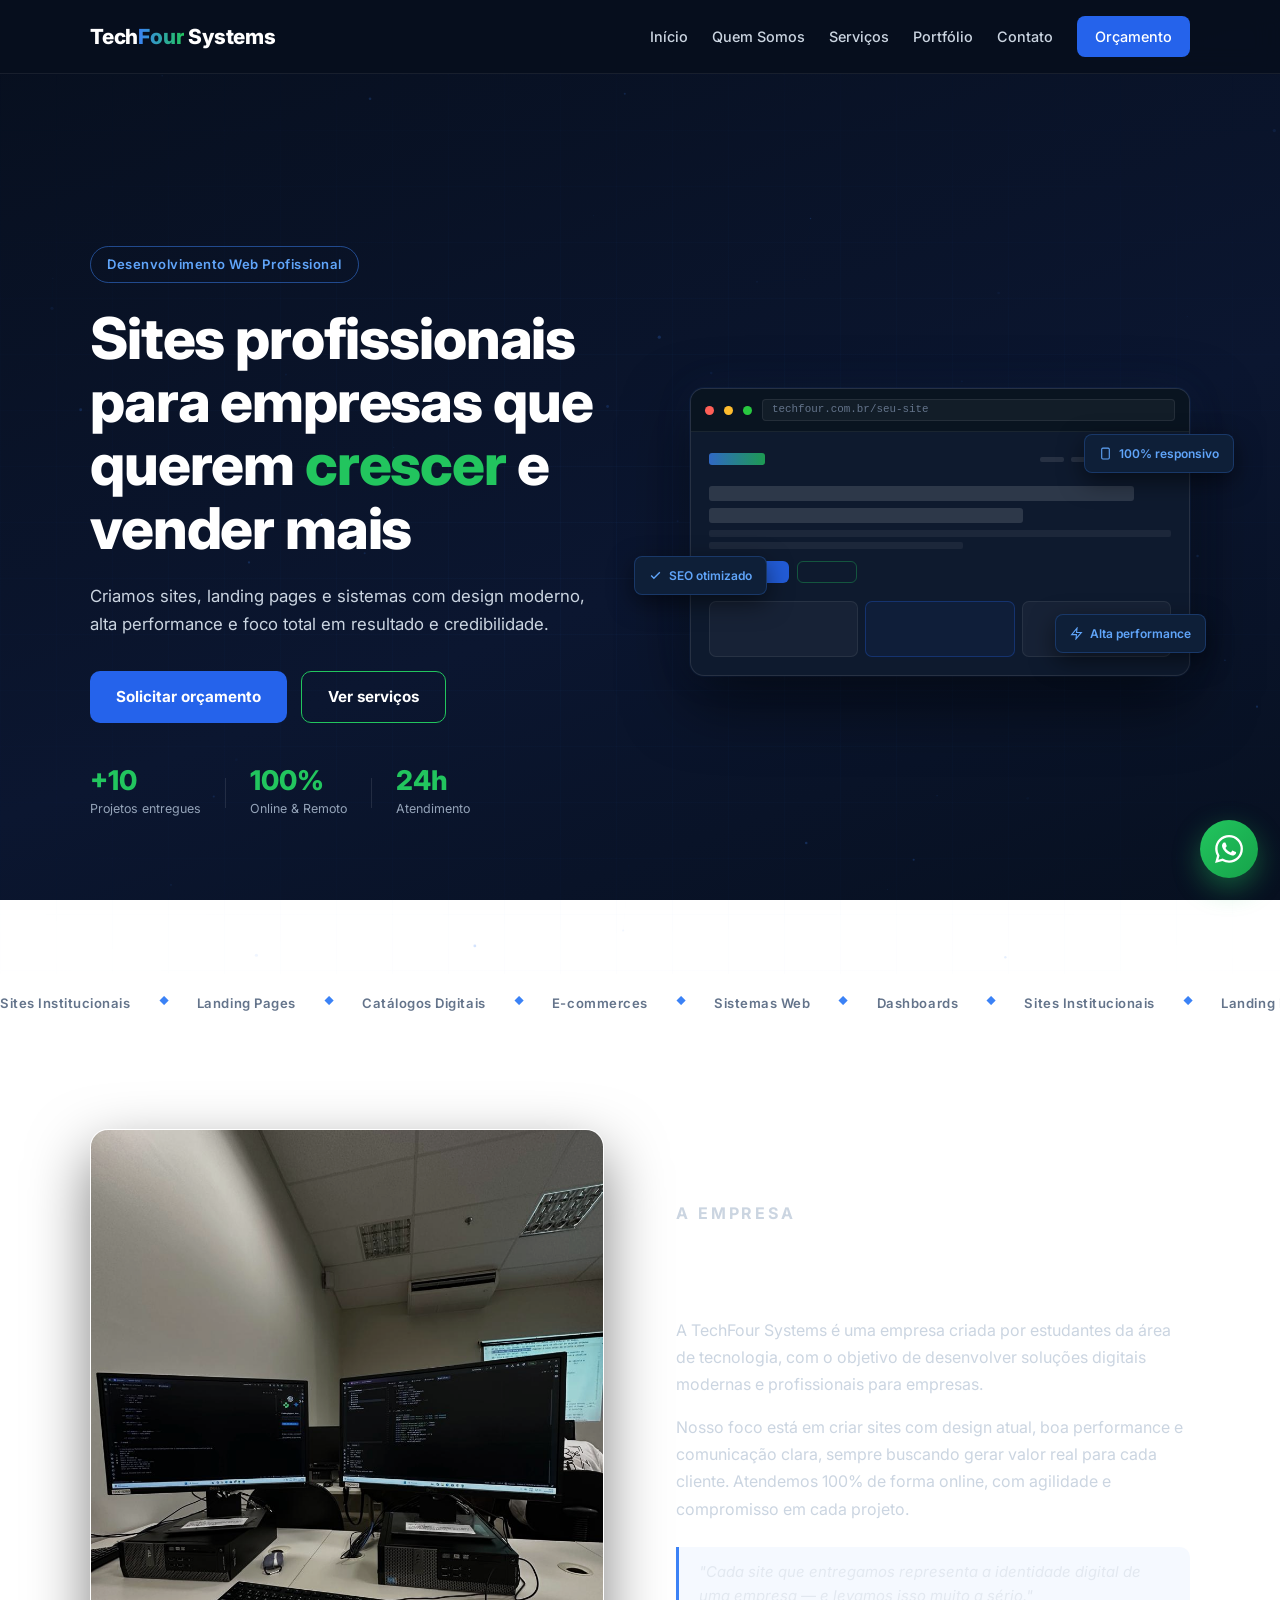
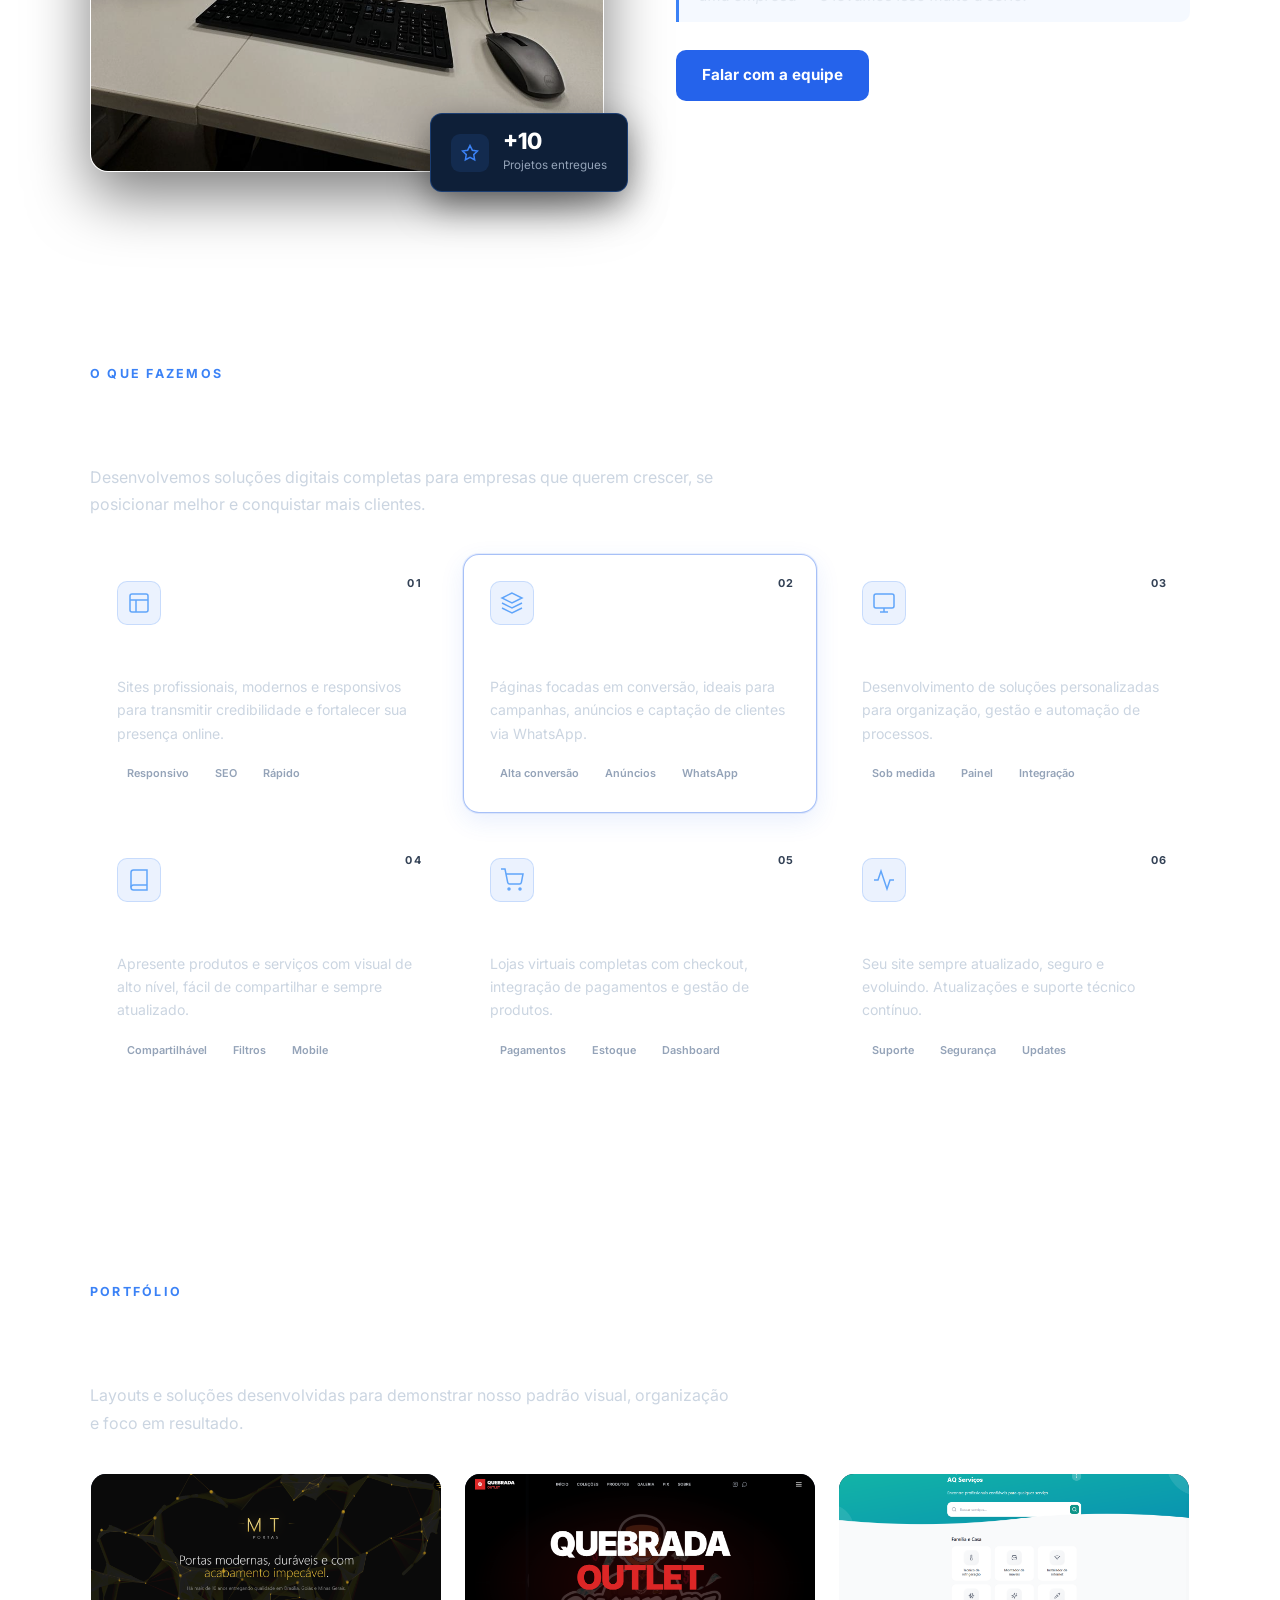
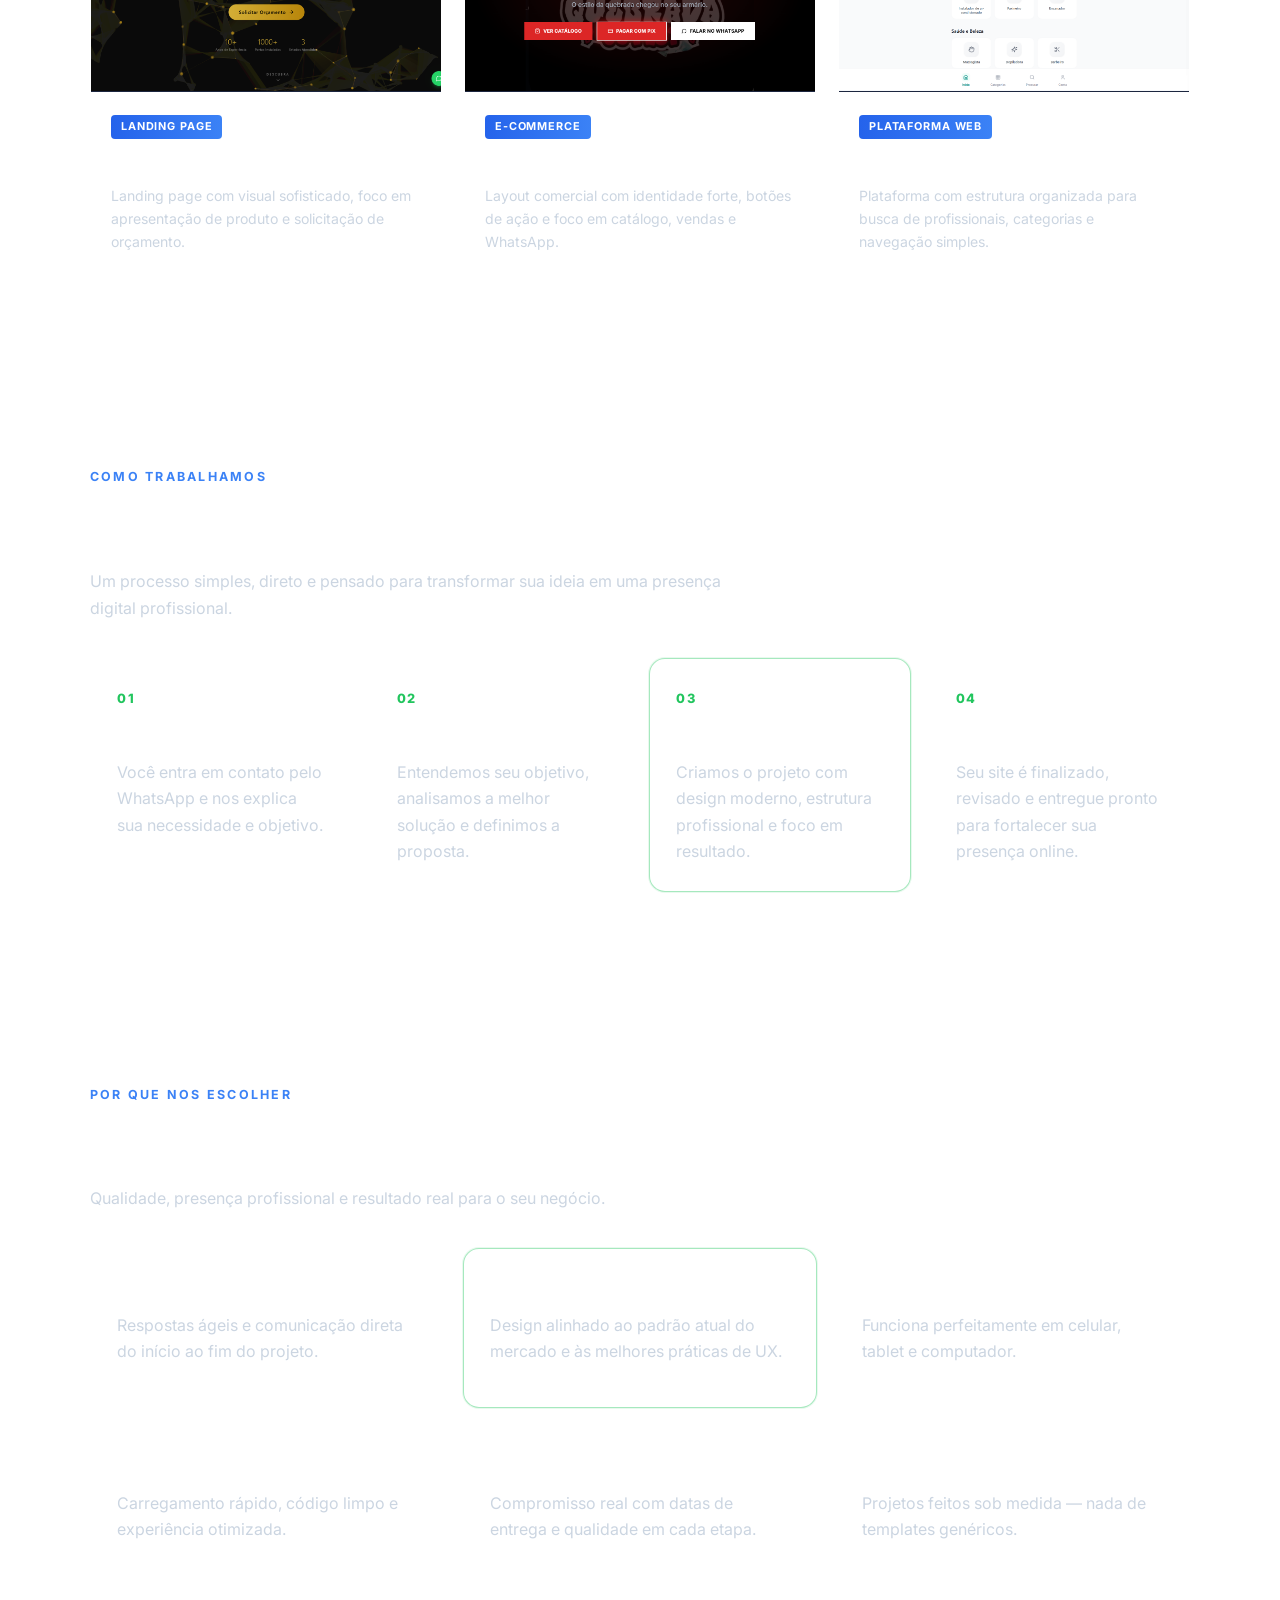
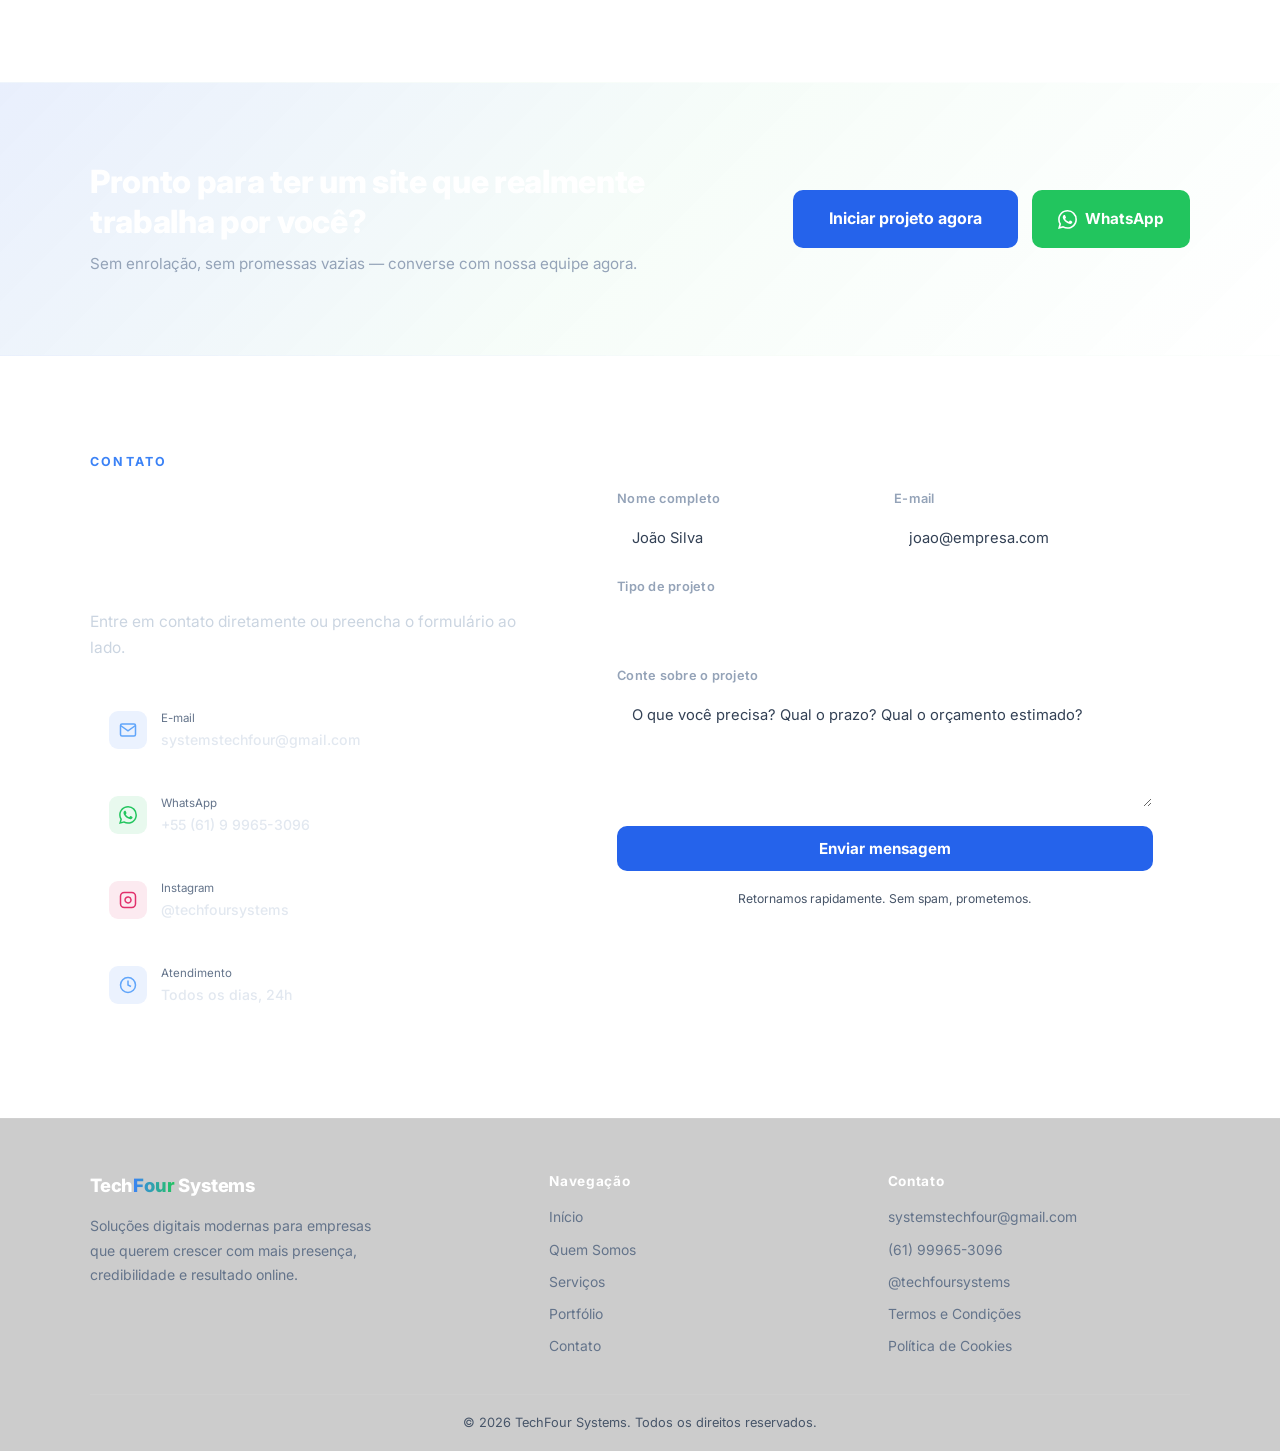
<file: index.html>
<!DOCTYPE html>
<html lang="pt-BR">
<head>
  <meta charset="UTF-8" />
  <meta name="viewport" content="width=device-width, initial-scale=1.0" />
  <title>TechFour Systems | Criação de Sites Profissionais e Landing Pages</title>
  <meta name="description" content="Criação de sites profissionais, landing pages e sistemas web. A TechFour Systems ajuda sua empresa a crescer com presença digital moderna." />
  <link rel="icon" type="image/png" href="favicon.png" />
  <link rel="preconnect" href="https://fonts.googleapis.com" />
  <link rel="preconnect" href="https://fonts.gstatic.com" crossorigin />
  <link href="https://fonts.googleapis.com/css2?family=Inter:wght@400;500;600;700;800&display=swap" rel="stylesheet" />
  <link rel="stylesheet" href="style.css" />
</head>
<body>

<!-- ══════════════ HEADER ══════════════ -->
<header class="header" id="header">
  <div class="container nav">
    <a href="#inicio" class="logo-text">Tech<span>Four</span> Systems</a>

    <nav class="menu" id="menu">
      <a href="#inicio">Início</a>
      <a href="#quem-somos">Quem Somos</a>
      <a href="#servicos">Serviços</a>
      <a href="#portfolio">Portfólio</a>
      <a href="#contato">Contato</a>
      <a href="https://wa.me/5561999653096?text=Olá,%20vim%20pelo%20site%20da%20TechFour%20Systems%20e%20gostaria%20de%20um%20orçamento."
         target="_blank" rel="noopener" class="nav-cta">Orçamento</a>
    </nav>

    <button class="menu-toggle" id="menu-toggle" aria-label="Abrir menu">
      <span></span><span></span><span></span>
    </button>
  </div>
</header>

<main>

  <!-- ══════════════ HERO ══════════════ -->
  <section class="hero" id="inicio">
    <canvas id="particleCanvas"></canvas>
    <div class="hero-grid-bg"></div>

    <div class="container hero-layout">
      <div class="hero-content">
        <p class="tag">Desenvolvimento Web Profissional</p>

        <h1>
          Sites profissionais para empresas que querem
          <span class="highlight">crescer</span> e vender mais
        </h1>

        <p class="hero-text">
          Criamos sites, landing pages e sistemas com design moderno,
          alta performance e foco total em resultado e credibilidade.
        </p>

        <div class="hero-buttons">
          <a href="https://wa.me/5561999653096?text=Olá,%20vim%20pelo%20site%20da%20TechFour%20Systems%20e%20gostaria%20de%20um%20orçamento."
             target="_blank" rel="noopener" class="btn primary">Solicitar orçamento</a>
          <a href="#servicos" class="btn secondary">Ver serviços</a>
        </div>

        <div class="hero-stats">
          <div class="stat-item">
            <strong>+10</strong>
            <span>Projetos entregues</span>
          </div>
          <div class="stat-div"></div>
          <div class="stat-item">
            <strong>100%</strong>
            <span>Online &amp; Remoto</span>
          </div>
          <div class="stat-div"></div>
          <div class="stat-item">
            <strong>24h</strong>
            <span>Atendimento</span>
          </div>
        </div>
      </div>

      <div class="hero-visual">
        <div class="browser-mockup">
          <div class="browser-bar">
            <span class="b-dot red"></span>
            <span class="b-dot yellow"></span>
            <span class="b-dot green"></span>
            <div class="browser-url">techfour.com.br/seu-site</div>
          </div>
          <div class="browser-screen">
            <div class="mock-nav-bar">
              <div class="mock-logo-bar"></div>
              <div class="mock-links">
                <div class="mock-link"></div>
                <div class="mock-link"></div>
                <div class="mock-link"></div>
                <div class="mock-cta-bar"></div>
              </div>
            </div>
            <div class="mock-hero-area">
              <div class="mock-h wide"></div>
              <div class="mock-h medium"></div>
              <div class="mock-p"></div>
              <div class="mock-p short"></div>
              <div class="mock-btns">
                <div class="mock-btn-pill prim"></div>
                <div class="mock-btn-pill ghost"></div>
              </div>
            </div>
            <div class="mock-cards-row">
              <div class="mock-card-s"></div>
              <div class="mock-card-s accent"></div>
              <div class="mock-card-s"></div>
            </div>
          </div>
        </div>
        <div class="hero-badge b1">
          <svg width="13" height="13" viewBox="0 0 24 24" fill="none" stroke="currentColor" stroke-width="2.5"><polyline points="20 6 9 17 4 12"/></svg>
          SEO otimizado
        </div>
        <div class="hero-badge b2">
          <svg width="13" height="13" viewBox="0 0 24 24" fill="none" stroke="currentColor" stroke-width="2"><rect x="5" y="2" width="14" height="20" rx="2"/></svg>
          100% responsivo
        </div>
        <div class="hero-badge b3">
          <svg width="13" height="13" viewBox="0 0 24 24" fill="none" stroke="currentColor" stroke-width="2"><path d="M13 2L3 14h9l-1 8 10-12h-9l1-8z"/></svg>
          Alta performance
        </div>
      </div>
    </div>
  </section>

  <!-- ══════════════ TICKER ══════════════ -->
  <div class="ticker-strip">
    <div class="ticker-track">
      <span>Sites Institucionais</span><span class="sep">◆</span>
      <span>Landing Pages</span><span class="sep">◆</span>
      <span>Catálogos Digitais</span><span class="sep">◆</span>
      <span>E-commerces</span><span class="sep">◆</span>
      <span>Sistemas Web</span><span class="sep">◆</span>
      <span>Dashboards</span><span class="sep">◆</span>
      <span>Sites Institucionais</span><span class="sep">◆</span>
      <span>Landing Pages</span><span class="sep">◆</span>
      <span>Catálogos Digitais</span><span class="sep">◆</span>
      <span>E-commerces</span><span class="sep">◆</span>
      <span>Sistemas Web</span><span class="sep">◆</span>
      <span>Dashboards</span><span class="sep">◆</span>
    </div>
  </div>

  <!-- ══════════════ QUEM SOMOS ══════════════ -->
  <section class="about" id="quem-somos">
    <div class="container about-layout">

      <div class="about-img-col">
        <div class="about-img-frame">
          <img src="imagens/foto-equipe.jpeg"
               alt="Setup de desenvolvimento da TechFour Systems" class="about-img" />
        </div>
        <div class="about-float-card">
          <div class="afc-icon">
            <svg width="18" height="18" viewBox="0 0 24 24" fill="none" stroke="currentColor" stroke-width="2"><polygon points="12 2 15.09 8.26 22 9.27 17 14.14 18.18 21.02 12 17.77 5.82 21.02 7 14.14 2 9.27 8.91 8.26 12 2"/></svg>
          </div>
          <div>
            <div class="afc-num">+10</div>
            <div class="afc-label">Projetos entregues</div>
          </div>
        </div>
      </div>

      <div class="about-text-col">
        <p class="section-eyebrow">A empresa</p>
        <h2>Quem Somos</h2>
        <p>
          A TechFour Systems é uma empresa criada por estudantes da área de tecnologia,
          com o objetivo de desenvolver soluções digitais modernas e profissionais para empresas.
        </p>
        <p class="about-spacing">
          Nosso foco está em criar sites com design atual, boa performance e comunicação clara,
          sempre buscando gerar valor real para cada cliente. Atendemos 100% de forma online,
          com agilidade e compromisso em cada projeto.
        </p>
        <blockquote class="about-quote">
          "Cada site que entregamos representa a identidade digital de uma empresa — e levamos isso muito a sério."
        </blockquote>
        <a href="https://wa.me/5561999653096?text=Olá,%20vim%20pelo%20site%20da%20TechFour%20Systems%20e%20gostaria%20de%20um%20orçamento."
           target="_blank" rel="noopener" class="btn primary">Falar com a equipe</a>
      </div>

    </div>
  </section>

  <!-- ══════════════ SERVIÇOS ══════════════ -->
  <section class="services" id="servicos">
    <div class="container">
      <p class="section-eyebrow">O que fazemos</p>
      <h2>Nossos Serviços</h2>
      <p class="section-subtitle">
        Desenvolvemos soluções digitais completas para empresas que querem crescer,
        se posicionar melhor e conquistar mais clientes.
      </p>

      <div class="services-grid">
        <div class="card service-card">
          <div class="svc-icon"><svg width="24" height="24" viewBox="0 0 24 24" fill="none" stroke="currentColor" stroke-width="1.5"><rect x="3" y="3" width="18" height="18" rx="2"/><path d="M3 9h18M9 21V9"/></svg></div>
          <span class="svc-num">01</span>
          <h3>Criação de Sites</h3>
          <p>Sites profissionais, modernos e responsivos para transmitir credibilidade e fortalecer sua presença online.</p>
          <div class="svc-tags"><span>Responsivo</span><span>SEO</span><span>Rápido</span></div>
        </div>

        <div class="card service-card destaque">
          <div class="svc-icon"><svg width="24" height="24" viewBox="0 0 24 24" fill="none" stroke="currentColor" stroke-width="1.5"><path d="M12 2L2 7l10 5 10-5-10-5zM2 17l10 5 10-5M2 12l10 5 10-5"/></svg></div>
          <span class="svc-num">02</span>
          <h3>Landing Pages</h3>
          <p>Páginas focadas em conversão, ideais para campanhas, anúncios e captação de clientes via WhatsApp.</p>
          <div class="svc-tags"><span>Alta conversão</span><span>Anúncios</span><span>WhatsApp</span></div>
        </div>

        <div class="card service-card">
          <div class="svc-icon"><svg width="24" height="24" viewBox="0 0 24 24" fill="none" stroke="currentColor" stroke-width="1.5"><rect x="2" y="3" width="20" height="14" rx="2"/><path d="M8 21h8M12 17v4"/></svg></div>
          <span class="svc-num">03</span>
          <h3>Sistemas Web</h3>
          <p>Desenvolvimento de soluções personalizadas para organização, gestão e automação de processos.</p>
          <div class="svc-tags"><span>Sob medida</span><span>Painel</span><span>Integração</span></div>
        </div>

        <div class="card service-card">
          <div class="svc-icon"><svg width="24" height="24" viewBox="0 0 24 24" fill="none" stroke="currentColor" stroke-width="1.5"><path d="M4 19.5A2.5 2.5 0 0 1 6.5 17H20"/><path d="M6.5 2H20v20H6.5A2.5 2.5 0 0 1 4 19.5v-15A2.5 2.5 0 0 1 6.5 2z"/></svg></div>
          <span class="svc-num">04</span>
          <h3>Catálogos Digitais</h3>
          <p>Apresente produtos e serviços com visual de alto nível, fácil de compartilhar e sempre atualizado.</p>
          <div class="svc-tags"><span>Compartilhável</span><span>Filtros</span><span>Mobile</span></div>
        </div>

        <div class="card service-card">
          <div class="svc-icon"><svg width="24" height="24" viewBox="0 0 24 24" fill="none" stroke="currentColor" stroke-width="1.5"><circle cx="9" cy="21" r="1"/><circle cx="20" cy="21" r="1"/><path d="M1 1h4l2.68 13.39a2 2 0 0 0 2 1.61h9.72a2 2 0 0 0 2-1.61L23 6H6"/></svg></div>
          <span class="svc-num">05</span>
          <h3>E-commerces</h3>
          <p>Lojas virtuais completas com checkout, integração de pagamentos e gestão de produtos.</p>
          <div class="svc-tags"><span>Pagamentos</span><span>Estoque</span><span>Dashboard</span></div>
        </div>

        <div class="card service-card">
          <div class="svc-icon"><svg width="24" height="24" viewBox="0 0 24 24" fill="none" stroke="currentColor" stroke-width="1.5"><path d="M22 12h-4l-3 9L9 3l-3 9H2"/></svg></div>
          <span class="svc-num">06</span>
          <h3>Manutenção & Suporte</h3>
          <p>Seu site sempre atualizado, seguro e evoluindo. Atualizações e suporte técnico contínuo.</p>
          <div class="svc-tags"><span>Suporte</span><span>Segurança</span><span>Updates</span></div>
        </div>
      </div>
    </div>
  </section>

  <!-- ══════════════ PORTFÓLIO ══════════════ -->
  <section class="portfolio" id="portfolio">
    <div class="container">
      <p class="section-eyebrow">Portfólio</p>
      <h2>Projetos e Exemplos</h2>
      <p class="section-subtitle">
        Layouts e soluções desenvolvidas para demonstrar nosso padrão visual,
        organização e foco em resultado.
      </p>

      <div class="portfolio-grid">
        <div class="card portfolio-card">
          <div class="portfolio-img-wrap">
            <img src="imagens/projeto-mt-portas.png" alt="Projeto MT Portas" class="portfolio-img" />
          </div>
          <div class="portfolio-content">
            <span class="ptag">Landing Page</span>
            <h3>MT Portas</h3>
            <p>Landing page com visual sofisticado, foco em apresentação de produto e solicitação de orçamento.</p>
          </div>
        </div>

        <div class="card portfolio-card">
          <div class="portfolio-img-wrap">
            <img src="imagens/projeto-quebrada-outlet.png" alt="Projeto Quebrada Outlet" class="portfolio-img" />
          </div>
          <div class="portfolio-content">
            <span class="ptag">E-commerce</span>
            <h3>Quebrada Outlet</h3>
            <p>Layout comercial com identidade forte, botões de ação e foco em catálogo, vendas e WhatsApp.</p>
          </div>
        </div>

        <div class="card portfolio-card">
          <div class="portfolio-img-wrap">
            <img src="imagens/projeto-aq-servicos.png" alt="Projeto AQ Serviços" class="portfolio-img" />
          </div>
          <div class="portfolio-content">
            <span class="ptag">Plataforma Web</span>
            <h3>AQ Serviços</h3>
            <p>Plataforma com estrutura organizada para busca de profissionais, categorias e navegação simples.</p>
          </div>
        </div>
      </div>
    </div>
  </section>

  <!-- ══════════════ PROCESSO ══════════════ -->
  <section class="process" id="como-funciona">
    <div class="container">
      <p class="section-eyebrow">Como trabalhamos</p>
      <h2>Como funciona</h2>
      <p class="section-subtitle">
        Um processo simples, direto e pensado para transformar sua ideia
        em uma presença digital profissional.
      </p>

      <div class="process-grid">
        <div class="card process-card">
          <span class="process-number">01</span>
          <h3>Contato inicial</h3>
          <p>Você entra em contato pelo WhatsApp e nos explica sua necessidade e objetivo.</p>
        </div>
        <div class="card process-card">
          <span class="process-number">02</span>
          <h3>Alinhamento</h3>
          <p>Entendemos seu objetivo, analisamos a melhor solução e definimos a proposta.</p>
        </div>
        <div class="card process-card destaque">
          <span class="process-number">03</span>
          <h3>Desenvolvimento</h3>
          <p>Criamos o projeto com design moderno, estrutura profissional e foco em resultado.</p>
        </div>
        <div class="card process-card">
          <span class="process-number">04</span>
          <h3>Entrega</h3>
          <p>Seu site é finalizado, revisado e entregue pronto para fortalecer sua presença online.</p>
        </div>
      </div>
    </div>
  </section>

  <!-- ══════════════ DIFERENCIAIS ══════════════ -->
  <section class="differentials" id="diferenciais">
    <div class="container">
      <p class="section-eyebrow">Por que nos escolher</p>
      <h2>Por que escolher a TechFour?</h2>
      <p class="section-subtitle">
        Qualidade, presença profissional e resultado real para o seu negócio.
      </p>

      <div class="differentials-grid">
        <div class="card diferencial-card">
          <h3>Atendimento Rápido</h3>
          <p>Respostas ágeis e comunicação direta do início ao fim do projeto.</p>
        </div>
        <div class="card diferencial-card destaque">
          <h3>Visual Moderno</h3>
          <p>Design alinhado ao padrão atual do mercado e às melhores práticas de UX.</p>
        </div>
        <div class="card diferencial-card">
          <h3>100% Responsivo</h3>
          <p>Funciona perfeitamente em celular, tablet e computador.</p>
        </div>
        <div class="card diferencial-card">
          <h3>Alta Performance</h3>
          <p>Carregamento rápido, código limpo e experiência otimizada.</p>
        </div>
        <div class="card diferencial-card">
          <h3>Prazo Garantido</h3>
          <p>Compromisso real com datas de entrega e qualidade em cada etapa.</p>
        </div>
        <div class="card diferencial-card">
          <h3>Soluções Personalizadas</h3>
          <p>Projetos feitos sob medida — nada de templates genéricos.</p>
        </div>
      </div>
    </div>
  </section>

  <!-- ══════════════ CTA BAND ══════════════ -->
  <section class="cta-band">
    <div class="container cta-inner">
      <div class="cta-text">
        <h2>Pronto para ter um site que realmente trabalha por você?</h2>
        <p>Sem enrolação, sem promessas vazias — converse com nossa equipe agora.</p>
      </div>
      <div class="cta-actions">
        <a href="#contato" class="btn primary large">Iniciar projeto agora</a>
        <a href="https://wa.me/5561999653096?text=Olá,%20vim%20pelo%20site%20da%20TechFour%20Systems%20e%20gostaria%20de%20um%20orçamento."
           target="_blank" rel="noopener" class="btn wpp-btn">
          <svg width="19" height="19" viewBox="0 0 24 24" fill="currentColor"><path d="M17.472 14.382c-.297-.149-1.758-.867-2.03-.967-.273-.099-.471-.148-.67.15-.197.297-.767.966-.94 1.164-.173.199-.347.223-.644.075-.297-.15-1.255-.463-2.39-1.475-.883-.788-1.48-1.761-1.653-2.059-.173-.297-.018-.458.13-.606.134-.133.298-.347.446-.52.149-.174.198-.298.298-.497.099-.198.05-.371-.025-.52-.075-.149-.669-1.612-.916-2.207-.242-.579-.487-.5-.669-.51-.173-.008-.371-.01-.57-.01-.198 0-.52.074-.792.372-.272.297-1.04 1.016-1.04 2.479 0 1.462 1.065 2.875 1.213 3.074.149.198 2.096 3.2 5.077 4.487.709.306 1.262.489 1.694.625.712.227 1.36.195 1.871.118.571-.085 1.758-.719 2.006-1.413.248-.694.248-1.289.173-1.413-.074-.124-.272-.198-.57-.347m-5.421 7.403h-.004a9.87 9.87 0 01-5.031-1.378l-.361-.214-3.741.982.998-3.648-.235-.374a9.86 9.86 0 01-1.51-5.26c.001-5.45 4.436-9.884 9.888-9.884 2.64 0 5.122 1.03 6.988 2.898a9.825 9.825 0 012.893 6.994c-.003 5.45-4.437 9.884-9.885 9.884m8.413-18.297A11.815 11.815 0 0012.05 0C5.495 0 .16 5.335.157 11.892c0 2.096.547 4.142 1.588 5.945L.057 24l6.305-1.654a11.882 11.882 0 005.683 1.448h.005c6.554 0 11.89-5.335 11.893-11.893a11.821 11.821 0 00-3.48-8.413z"/></svg>
          WhatsApp
        </a>
      </div>
    </div>
  </section>

  <!-- ══════════════ CONTATO ══════════════ -->
  <section class="contact" id="contato">
    <div class="container contact-layout">

      <div class="contact-info-col">
        <p class="section-eyebrow">Contato</p>
        <h2>Vamos conversar sobre o seu projeto</h2>
        <p class="contact-lead">
          Entre em contato diretamente ou preencha o formulário ao lado.
        </p>

        <div class="contact-channels">
          <a href="mailto:systemstechfour@gmail.com" class="channel-item">
            <div class="ch-icon"><svg width="18" height="18" viewBox="0 0 24 24" fill="none" stroke="currentColor" stroke-width="2"><path d="M4 4h16c1.1 0 2 .9 2 2v12c0 1.1-.9 2-2 2H4c-1.1 0-2-.9-2-2V6c0-1.1.9-2 2-2z"/><polyline points="22,6 12,13 2,6"/></svg></div>
            <div><div class="ch-label">E-mail</div><div class="ch-val">systemstechfour@gmail.com</div></div>
          </a>
          <a href="https://wa.me/5561999653096?text=Olá,%20vim%20pelo%20site%20da%20TechFour%20Systems%20e%20gostaria%20de%20um%20orçamento."
             target="_blank" rel="noopener" class="channel-item">
            <div class="ch-icon wpp"><svg width="18" height="18" viewBox="0 0 24 24" fill="currentColor"><path d="M17.472 14.382c-.297-.149-1.758-.867-2.03-.967-.273-.099-.471-.148-.67.15-.197.297-.767.966-.94 1.164-.173.199-.347.223-.644.075-.297-.15-1.255-.463-2.39-1.475-.883-.788-1.48-1.761-1.653-2.059-.173-.297-.018-.458.13-.606.134-.133.298-.347.446-.52.149-.174.198-.298.298-.497.099-.198.05-.371-.025-.52-.075-.149-.669-1.612-.916-2.207-.242-.579-.487-.5-.669-.51-.173-.008-.371-.01-.57-.01-.198 0-.52.074-.792.372-.272.297-1.04 1.016-1.04 2.479 0 1.462 1.065 2.875 1.213 3.074.149.198 2.096 3.2 5.077 4.487.709.306 1.262.489 1.694.625.712.227 1.36.195 1.871.118.571-.085 1.758-.719 2.006-1.413.248-.694.248-1.289.173-1.413-.074-.124-.272-.198-.57-.347m-5.421 7.403h-.004a9.87 9.87 0 01-5.031-1.378l-.361-.214-3.741.982.998-3.648-.235-.374a9.86 9.86 0 01-1.51-5.26c.001-5.45 4.436-9.884 9.888-9.884 2.64 0 5.122 1.03 6.988 2.898a9.825 9.825 0 012.893 6.994c-.003 5.45-4.437 9.884-9.885 9.884m8.413-18.297A11.815 11.815 0 0012.05 0C5.495 0 .16 5.335.157 11.892c0 2.096.547 4.142 1.588 5.945L.057 24l6.305-1.654a11.882 11.882 0 005.683 1.448h.005c6.554 0 11.89-5.335 11.893-11.893a11.821 11.821 0 00-3.48-8.413z"/></svg></div>
            <div><div class="ch-label">WhatsApp</div><div class="ch-val">+55 (61) 9 9965-3096</div></div>
          </a>
          <a href="https://instagram.com/techfoursystems" target="_blank" rel="noopener" class="channel-item">
            <div class="ch-icon insta"><svg width="18" height="18" viewBox="0 0 24 24" fill="none" stroke="currentColor" stroke-width="2"><rect x="2" y="2" width="20" height="20" rx="5" ry="5"/><path d="M16 11.37A4 4 0 1 1 12.63 8 4 4 0 0 1 16 11.37z"/><line x1="17.5" y1="6.5" x2="17.51" y2="6.5"/></svg></div>
            <div><div class="ch-label">Instagram</div><div class="ch-val">@techfoursystems</div></div>
          </a>
          <div class="channel-item no-link">
            <div class="ch-icon"><svg width="18" height="18" viewBox="0 0 24 24" fill="none" stroke="currentColor" stroke-width="2"><circle cx="12" cy="12" r="10"/><polyline points="12 6 12 12 16 14"/></svg></div>
            <div><div class="ch-label">Atendimento</div><div class="ch-val">Todos os dias, 24h</div></div>
          </div>
        </div>
      </div>

      <form
        class="contact-form"
        id="contactForm"
        action="https://formspree.io/f/xdajkdoj"
        method="POST"
      >
        <div class="form-row">
          <div class="form-group">
            <label for="name">Nome completo</label>
            <input type="text" id="name" name="Nome" placeholder="João Silva" required />
          </div>
          <div class="form-group">
            <label for="email">E-mail</label>
            <input type="email" id="email" name="Email" placeholder="joao@empresa.com" required />
          </div>
        </div>
        <div class="form-group">
          <label for="service">Tipo de projeto</label>
          <select id="service" name="Projeto" required>
            <option value="">Selecione um tipo</option>
            <option>Site Institucional</option>
            <option>Landing Page</option>
            <option>Catálogo Digital</option>
            <option>E-commerce</option>
            <option>Sistema Web</option>
            <option>Outro</option>
          </select>
        </div>
        <div class="form-group">
          <label for="message">Conte sobre o projeto</label>
          <textarea id="message" name="Mensagem" rows="5" placeholder="O que você precisa? Qual o prazo? Qual o orçamento estimado?" required></textarea>
        </div>
        <button type="submit" class="btn primary full-w">Enviar mensagem</button>
        <p class="form-note">Retornamos rapidamente. Sem spam, prometemos.</p>
      </form>

    </div>
  </section>

</main>

<!-- ══════════════ FOOTER ══════════════ -->
<footer class="footer">
  <div class="container footer-content">
    <div class="footer-brand">
      <a href="#inicio" class="logo-text footer-logo">Tech<span>Four</span> Systems</a>
      <p class="footer-text">Soluções digitais modernas para empresas que querem crescer com mais presença, credibilidade e resultado online.</p>
    </div>
    <div class="footer-column">
      <h4>Navegação</h4>
      <a href="#inicio">Início</a>
      <a href="#quem-somos">Quem Somos</a>
      <a href="#servicos">Serviços</a>
      <a href="#portfolio">Portfólio</a>
      <a href="#contato">Contato</a>
    </div>
    <div class="footer-column">
      <h4>Contato</h4>
      <a href="mailto:systemstechfour@gmail.com">systemstechfour@gmail.com</a>
      <a href="https://wa.me/5561999653096" target="_blank" rel="noopener">(61) 99965-3096</a>
      <a href="https://instagram.com/techfoursystems" target="_blank" rel="noopener">@techfoursystems</a>
      <a href="termos.html">Termos e Condições</a>
      <a href="cookies.html">Política de Cookies</a>
    </div>
  </div>
  <div class="container footer-bottom">
    <p>© 2026 TechFour Systems. Todos os direitos reservados.</p>
  </div>
</footer>

<a href="https://wa.me/5561999653096?text=Olá,%20vim%20pelo%20site%20da%20TechFour%20Systems%20e%20gostaria%20de%20um%20orçamento."
   target="_blank" rel="noopener" class="whatsapp-float" aria-label="Falar no WhatsApp">
  <svg width="28" height="28" viewBox="0 0 24 24" fill="currentColor"><path d="M17.472 14.382c-.297-.149-1.758-.867-2.03-.967-.273-.099-.471-.148-.67.15-.197.297-.767.966-.94 1.164-.173.199-.347.223-.644.075-.297-.15-1.255-.463-2.39-1.475-.883-.788-1.48-1.761-1.653-2.059-.173-.297-.018-.458.13-.606.134-.133.298-.347.446-.52.149-.174.198-.298.298-.497.099-.198.05-.371-.025-.52-.075-.149-.669-1.612-.916-2.207-.242-.579-.487-.5-.669-.51-.173-.008-.371-.01-.57-.01-.198 0-.52.074-.792.372-.272.297-1.04 1.016-1.04 2.479 0 1.462 1.065 2.875 1.213 3.074.149.198 2.096 3.2 5.077 4.487.709.306 1.262.489 1.694.625.712.227 1.36.195 1.871.118.571-.085 1.758-.719 2.006-1.413.248-.694.248-1.289.173-1.413-.074-.124-.272-.198-.57-.347m-5.421 7.403h-.004a9.87 9.87 0 01-5.031-1.378l-.361-.214-3.741.982.998-3.648-.235-.374a9.86 9.86 0 01-1.51-5.26c.001-5.45 4.436-9.884 9.888-9.884 2.64 0 5.122 1.03 6.988 2.898a9.825 9.825 0 012.893 6.994c-.003 5.45-4.437 9.884-9.885 9.884m8.413-18.297A11.815 11.815 0 0012.05 0C5.495 0 .16 5.335.157 11.892c0 2.096.547 4.142 1.588 5.945L.057 24l6.305-1.654a11.882 11.882 0 005.683 1.448h.005c6.554 0 11.89-5.335 11.893-11.893a11.821 11.821 0 00-3.48-8.413z"/></svg>
</a>

<script src="script.js"></script>
</body>
</html>
</file>
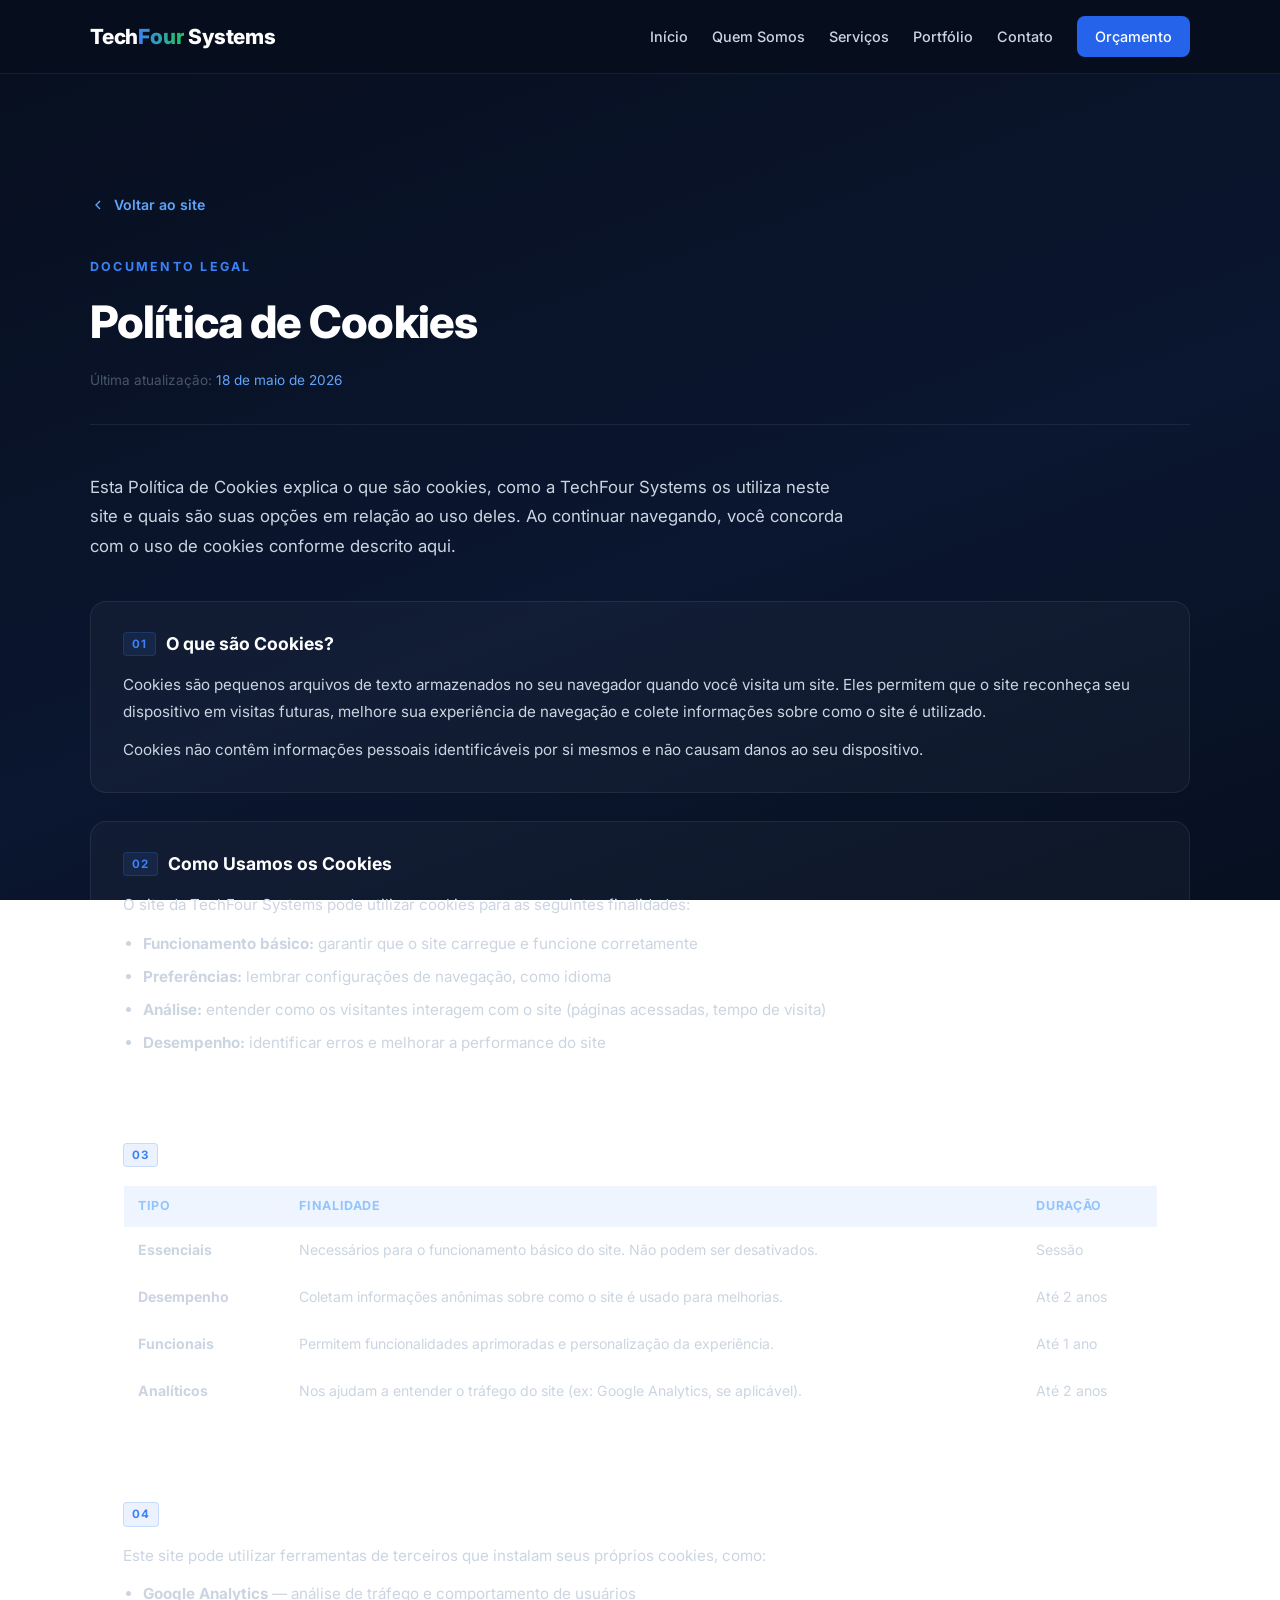
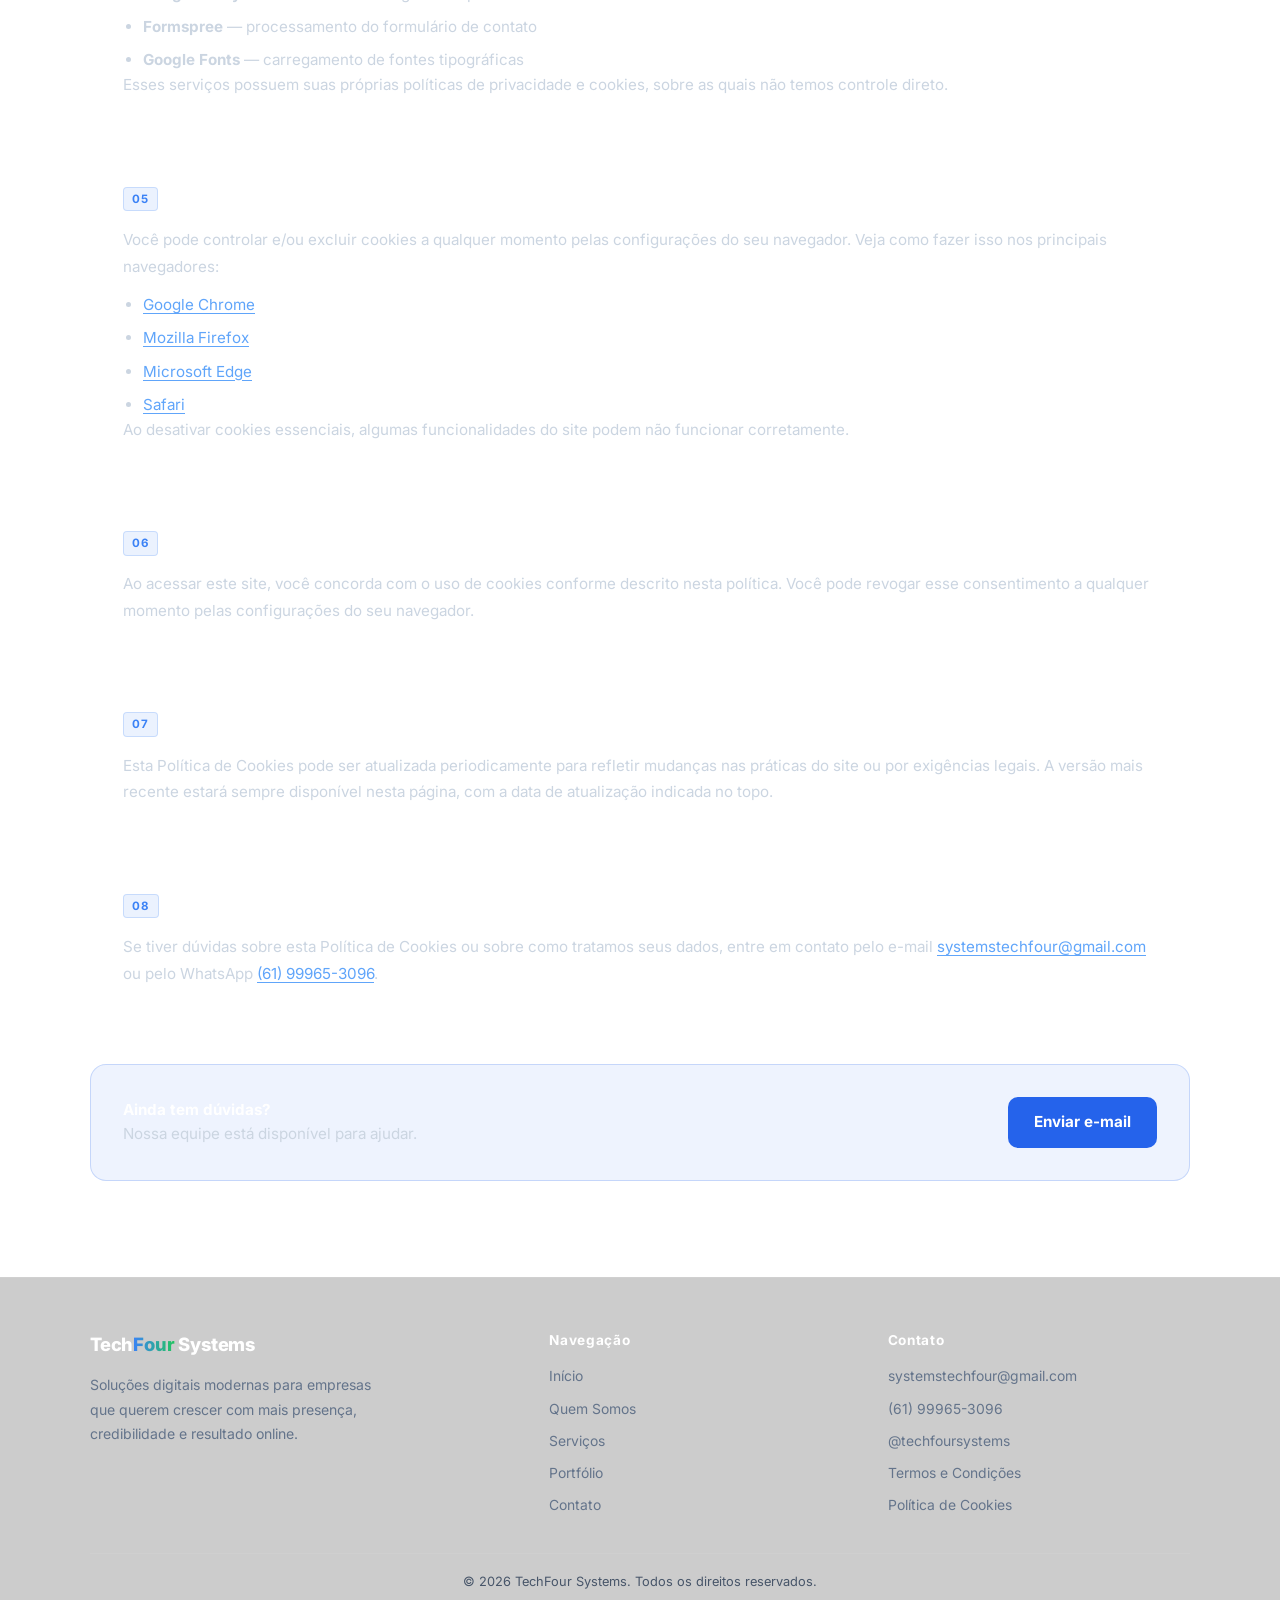
<file: cookies.html>
<!DOCTYPE html>
<html lang="pt-BR">
<head>
  <meta charset="UTF-8" />
  <meta name="viewport" content="width=device-width, initial-scale=1.0" />
  <title>Política de Cookies — TechFour Systems</title>
  <meta name="description" content="Política de Cookies da TechFour Systems — saiba como utilizamos cookies neste site." />
  <link rel="icon" type="image/png" href="favicon.png" />
  <link rel="preconnect" href="https://fonts.googleapis.com" />
  <link rel="preconnect" href="https://fonts.gstatic.com" crossorigin />
  <link href="https://fonts.googleapis.com/css2?family=Inter:wght@400;500;600;700;800&display=swap" rel="stylesheet" />
  <link rel="stylesheet" href="style.css" />
  <style>
    .legal-page {
      padding: 120px 0 96px;
    }
    .legal-back {
      display: inline-flex;
      align-items: center;
      gap: 8px;
      color: #60a5fa;
      font-size: 0.88rem;
      font-weight: 600;
      margin-bottom: 40px;
      transition: color 0.2s;
    }
    .legal-back:hover { color: #93c5fd; }

    .legal-header {
      margin-bottom: 48px;
      padding-bottom: 32px;
      border-bottom: 1px solid rgba(255,255,255,0.07);
    }
    .legal-header h1 {
      font-size: clamp(2rem, 4vw, 2.8rem);
      font-weight: 800;
      color: #fff;
      letter-spacing: -0.02em;
      margin-bottom: 12px;
    }
    .legal-updated {
      font-size: 0.85rem;
      color: #475569;
    }
    .legal-updated span { color: #60a5fa; }

    .legal-intro {
      font-size: 1.05rem;
      color: #cbd5e1;
      line-height: 1.75;
      margin-bottom: 40px;
      max-width: 760px;
    }

    .legal-section {
      margin-bottom: 28px;
      background: rgba(255,255,255,0.03);
      border: 1px solid rgba(255,255,255,0.07);
      border-radius: 16px;
      padding: 28px 32px;
      transition: border-color 0.2s;
    }
    .legal-section:hover { border-color: rgba(59,130,246,0.2); }

    .legal-section h2 {
      font-size: 1.1rem;
      font-weight: 700;
      color: #fff;
      margin-bottom: 14px;
      display: flex;
      align-items: center;
      gap: 10px;
    }
    .legal-section h2 .sec-num {
      font-size: 0.72rem;
      font-weight: 700;
      color: #3b82f6;
      letter-spacing: 0.1em;
      background: rgba(59,130,246,0.1);
      border: 1px solid rgba(59,130,246,0.2);
      border-radius: 4px;
      padding: 2px 8px;
    }
    .legal-section p {
      color: #cbd5e1;
      font-size: 0.95rem;
      line-height: 1.75;
    }
    .legal-section p + p { margin-top: 12px; }
    .legal-section ul {
      margin-top: 12px;
      padding-left: 20px;
      display: flex;
      flex-direction: column;
      gap: 8px;
    }
    .legal-section ul li {
      color: #cbd5e1;
      font-size: 0.95rem;
      line-height: 1.65;
    }
    .legal-section a {
      color: #60a5fa;
      text-decoration: underline;
      text-underline-offset: 3px;
    }

    /* Tabela de tipos de cookies */
    .cookies-table {
      width: 100%;
      border-collapse: collapse;
      margin-top: 16px;
      font-size: 0.88rem;
    }
    .cookies-table th {
      text-align: left;
      padding: 10px 14px;
      background: rgba(59,130,246,0.08);
      border: 1px solid rgba(255,255,255,0.07);
      color: #93c5fd;
      font-weight: 700;
      font-size: 0.78rem;
      letter-spacing: 0.05em;
      text-transform: uppercase;
    }
    .cookies-table td {
      padding: 12px 14px;
      border: 1px solid rgba(255,255,255,0.05);
      color: #cbd5e1;
      line-height: 1.55;
      vertical-align: top;
    }
    .cookies-table tr:nth-child(even) td { background: rgba(255,255,255,0.02); }

    .legal-cta {
      margin-top: 48px;
      padding: 32px;
      background: rgba(37,99,235,0.08);
      border: 1px solid rgba(37,99,235,0.2);
      border-radius: 16px;
      display: flex;
      align-items: center;
      justify-content: space-between;
      gap: 24px;
      flex-wrap: wrap;
    }
    .legal-cta p {
      color: #cbd5e1;
      font-size: 0.95rem;
    }
    .legal-cta p strong { color: #fff; }

    @media (max-width: 768px) {
      .legal-page { padding: 96px 0 72px; }
      .legal-section { padding: 22px 20px; }
      .legal-cta { flex-direction: column; }
      .cookies-table { font-size: 0.8rem; }
      .cookies-table th, .cookies-table td { padding: 9px 10px; }
    }
  </style>
</head>
<body>

<!-- ══════════════ HEADER ══════════════ -->
<header class="header">
  <div class="container nav">
    <a href="index.html" class="logo-text">Tech<span>Four</span> Systems</a>
    <nav class="menu" id="menu">
      <a href="index.html#inicio">Início</a>
      <a href="index.html#quem-somos">Quem Somos</a>
      <a href="index.html#servicos">Serviços</a>
      <a href="index.html#portfolio">Portfólio</a>
      <a href="index.html#contato">Contato</a>
      <a href="https://wa.me/5561999653096?text=Olá,%20vim%20pelo%20site%20da%20TechFour%20Systems%20e%20gostaria%20de%20um%20orçamento."
         target="_blank" rel="noopener" class="nav-cta">Orçamento</a>
    </nav>
    <button class="menu-toggle" id="menu-toggle" aria-label="Abrir menu">
      <span></span><span></span><span></span>
    </button>
  </div>
</header>

<main>
  <div class="legal-page">
    <div class="container">

      <a href="index.html" class="legal-back">
        <svg width="16" height="16" viewBox="0 0 24 24" fill="none" stroke="currentColor" stroke-width="2"><polyline points="15 18 9 12 15 6"/></svg>
        Voltar ao site
      </a>

      <div class="legal-header">
        <p class="section-eyebrow">Documento legal</p>
        <h1>Política de Cookies</h1>
        <p class="legal-updated">Última atualização: <span>18 de maio de 2026</span></p>
      </div>

      <p class="legal-intro">
        Esta Política de Cookies explica o que são cookies, como a TechFour Systems os utiliza neste site
        e quais são suas opções em relação ao uso deles. Ao continuar navegando, você concorda com o uso
        de cookies conforme descrito aqui.
      </p>

      <div class="legal-section">
        <h2><span class="sec-num">01</span> O que são Cookies?</h2>
        <p>
          Cookies são pequenos arquivos de texto armazenados no seu navegador quando você visita um site.
          Eles permitem que o site reconheça seu dispositivo em visitas futuras, melhore sua experiência
          de navegação e colete informações sobre como o site é utilizado.
        </p>
        <p>
          Cookies não contêm informações pessoais identificáveis por si mesmos e não causam danos ao
          seu dispositivo.
        </p>
      </div>

      <div class="legal-section">
        <h2><span class="sec-num">02</span> Como Usamos os Cookies</h2>
        <p>O site da TechFour Systems pode utilizar cookies para as seguintes finalidades:</p>
        <ul>
          <li><strong>Funcionamento básico:</strong> garantir que o site carregue e funcione corretamente</li>
          <li><strong>Preferências:</strong> lembrar configurações de navegação, como idioma</li>
          <li><strong>Análise:</strong> entender como os visitantes interagem com o site (páginas acessadas, tempo de visita)</li>
          <li><strong>Desempenho:</strong> identificar erros e melhorar a performance do site</li>
        </ul>
      </div>

      <div class="legal-section">
        <h2><span class="sec-num">03</span> Tipos de Cookies que Utilizamos</h2>
        <table class="cookies-table">
          <thead>
            <tr>
              <th>Tipo</th>
              <th>Finalidade</th>
              <th>Duração</th>
            </tr>
          </thead>
          <tbody>
            <tr>
              <td><strong>Essenciais</strong></td>
              <td>Necessários para o funcionamento básico do site. Não podem ser desativados.</td>
              <td>Sessão</td>
            </tr>
            <tr>
              <td><strong>Desempenho</strong></td>
              <td>Coletam informações anônimas sobre como o site é usado para melhorias.</td>
              <td>Até 2 anos</td>
            </tr>
            <tr>
              <td><strong>Funcionais</strong></td>
              <td>Permitem funcionalidades aprimoradas e personalização da experiência.</td>
              <td>Até 1 ano</td>
            </tr>
            <tr>
              <td><strong>Analíticos</strong></td>
              <td>Nos ajudam a entender o tráfego do site (ex: Google Analytics, se aplicável).</td>
              <td>Até 2 anos</td>
            </tr>
          </tbody>
        </table>
      </div>

      <div class="legal-section">
        <h2><span class="sec-num">04</span> Cookies de Terceiros</h2>
        <p>
          Este site pode utilizar ferramentas de terceiros que instalam seus próprios cookies, como:
        </p>
        <ul>
          <li><strong>Google Analytics</strong> — análise de tráfego e comportamento de usuários</li>
          <li><strong>Formspree</strong> — processamento do formulário de contato</li>
          <li><strong>Google Fonts</strong> — carregamento de fontes tipográficas</li>
        </ul>
        <p>
          Esses serviços possuem suas próprias políticas de privacidade e cookies, sobre as quais
          não temos controle direto.
        </p>
      </div>

      <div class="legal-section">
        <h2><span class="sec-num">05</span> Como Gerenciar os Cookies</h2>
        <p>
          Você pode controlar e/ou excluir cookies a qualquer momento pelas configurações do seu
          navegador. Veja como fazer isso nos principais navegadores:
        </p>
        <ul>
          <li><a href="https://support.google.com/chrome/answer/95647" target="_blank" rel="noopener">Google Chrome</a></li>
          <li><a href="https://support.mozilla.org/pt-BR/kb/cookies-informacoes-sites-guardam-no-computador" target="_blank" rel="noopener">Mozilla Firefox</a></li>
          <li><a href="https://support.microsoft.com/pt-br/microsoft-edge/excluir-cookies-no-microsoft-edge-63947406-40ac-c3b8-57b9-2a946a29ae09" target="_blank" rel="noopener">Microsoft Edge</a></li>
          <li><a href="https://support.apple.com/pt-br/guide/safari/sfri11471/mac" target="_blank" rel="noopener">Safari</a></li>
        </ul>
        <p>
          Ao desativar cookies essenciais, algumas funcionalidades do site podem não funcionar
          corretamente.
        </p>
      </div>

      <div class="legal-section">
        <h2><span class="sec-num">06</span> Consentimento</h2>
        <p>
          Ao acessar este site, você concorda com o uso de cookies conforme descrito nesta política.
          Você pode revogar esse consentimento a qualquer momento pelas configurações do seu navegador.
        </p>
      </div>

      <div class="legal-section">
        <h2><span class="sec-num">07</span> Atualizações desta Política</h2>
        <p>
          Esta Política de Cookies pode ser atualizada periodicamente para refletir mudanças nas
          práticas do site ou por exigências legais. A versão mais recente estará sempre disponível
          nesta página, com a data de atualização indicada no topo.
        </p>
      </div>

      <div class="legal-section">
        <h2><span class="sec-num">08</span> Contato</h2>
        <p>
          Se tiver dúvidas sobre esta Política de Cookies ou sobre como tratamos seus dados,
          entre em contato pelo e-mail
          <a href="mailto:systemstechfour@gmail.com">systemstechfour@gmail.com</a>
          ou pelo WhatsApp <a href="https://wa.me/5561999653096" target="_blank" rel="noopener">(61) 99965-3096</a>.
        </p>
      </div>

      <div class="legal-cta">
        <p><strong>Ainda tem dúvidas?</strong><br />Nossa equipe está disponível para ajudar.</p>
        <a href="mailto:systemstechfour@gmail.com" class="btn primary">Enviar e-mail</a>
      </div>

    </div>
  </div>
</main>

<!-- ══════════════ FOOTER ══════════════ -->
<footer class="footer">
  <div class="container footer-content">
    <div class="footer-brand">
      <a href="index.html" class="logo-text footer-logo">Tech<span>Four</span> Systems</a>
      <p class="footer-text">Soluções digitais modernas para empresas que querem crescer com mais presença, credibilidade e resultado online.</p>
    </div>
    <div class="footer-column">
      <h4>Navegação</h4>
      <a href="index.html#inicio">Início</a>
      <a href="index.html#quem-somos">Quem Somos</a>
      <a href="index.html#servicos">Serviços</a>
      <a href="index.html#portfolio">Portfólio</a>
      <a href="index.html#contato">Contato</a>
    </div>
    <div class="footer-column">
      <h4>Contato</h4>
      <a href="mailto:systemstechfour@gmail.com">systemstechfour@gmail.com</a>
      <a href="https://wa.me/5561999653096" target="_blank" rel="noopener">(61) 99965-3096</a>
      <a href="https://instagram.com/techfoursystems" target="_blank" rel="noopener">@techfoursystems</a>
      <a href="termos.html">Termos e Condições</a>
      <a href="cookies.html">Política de Cookies</a>
    </div>
  </div>
  <div class="container footer-bottom">
    <p>© 2026 TechFour Systems. Todos os direitos reservados.</p>
  </div>
</footer>

<script src="script.js"></script>
</body>
</html>
</file>
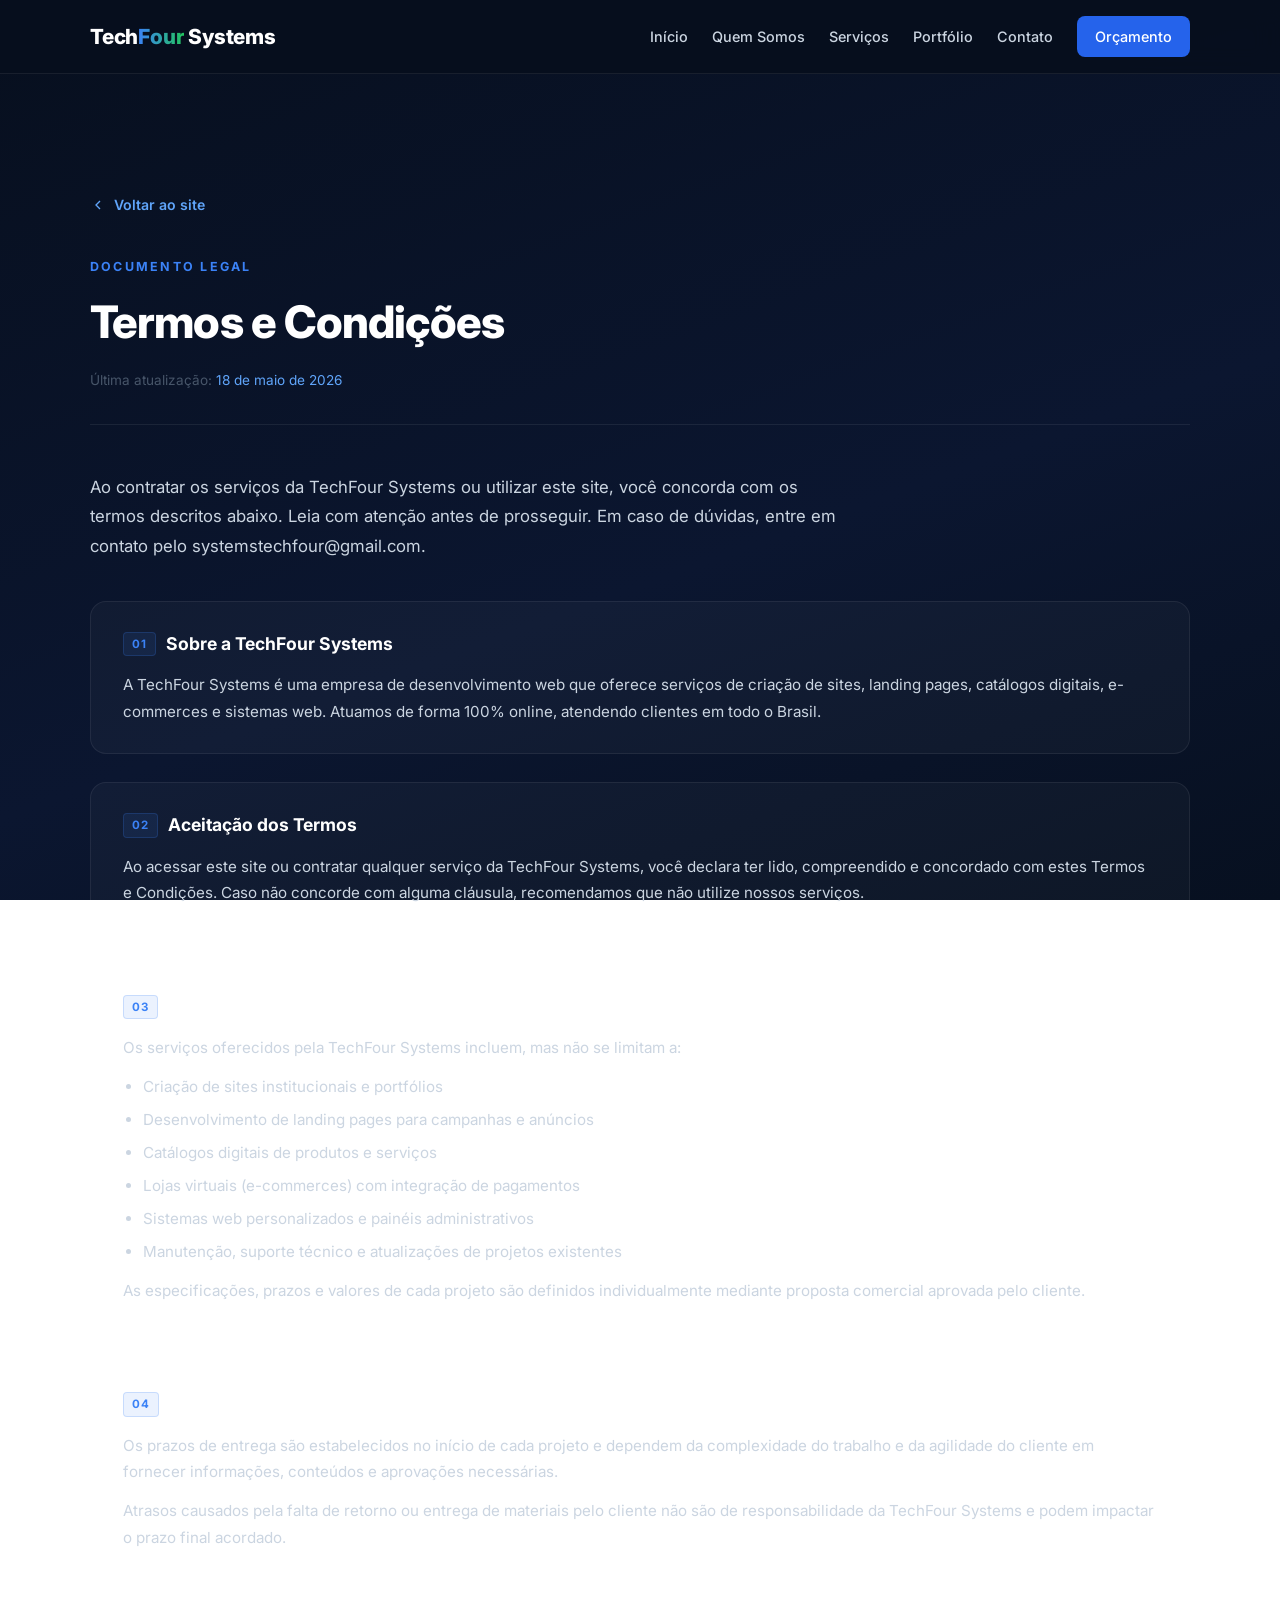
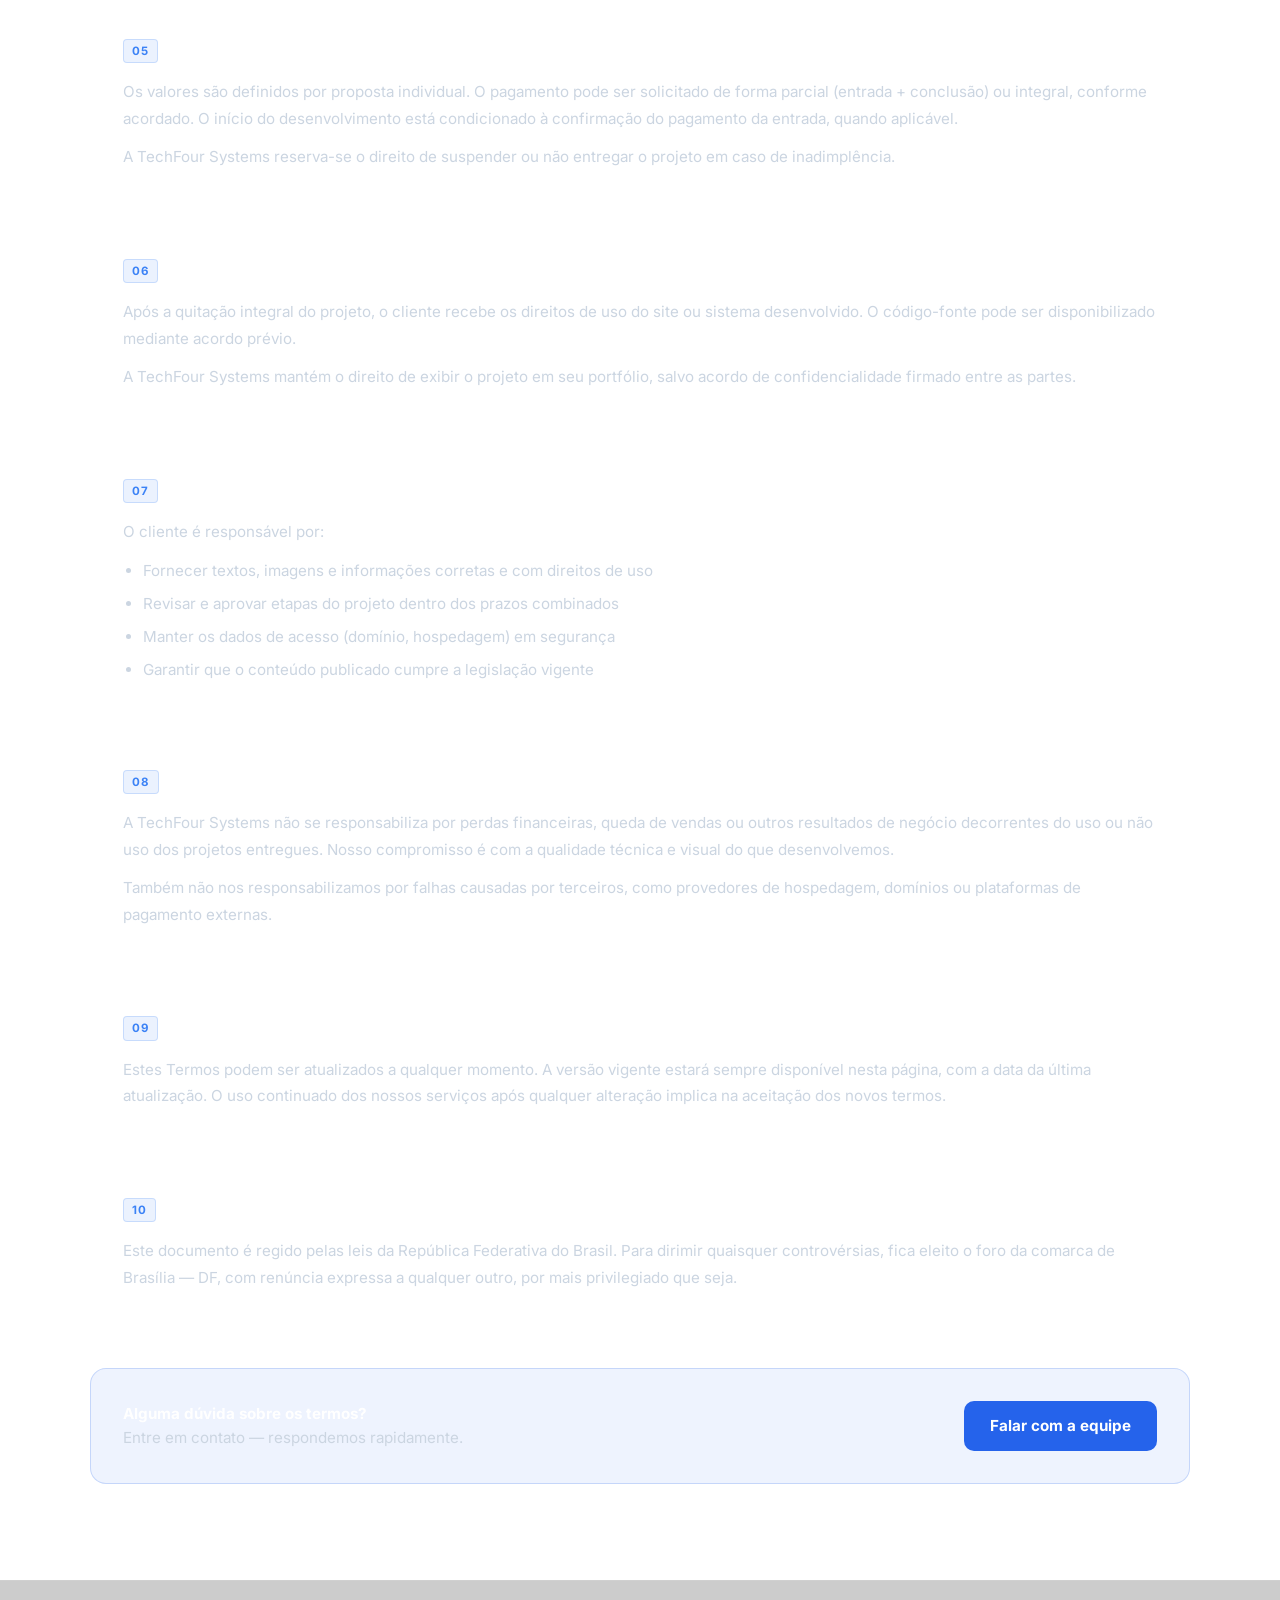
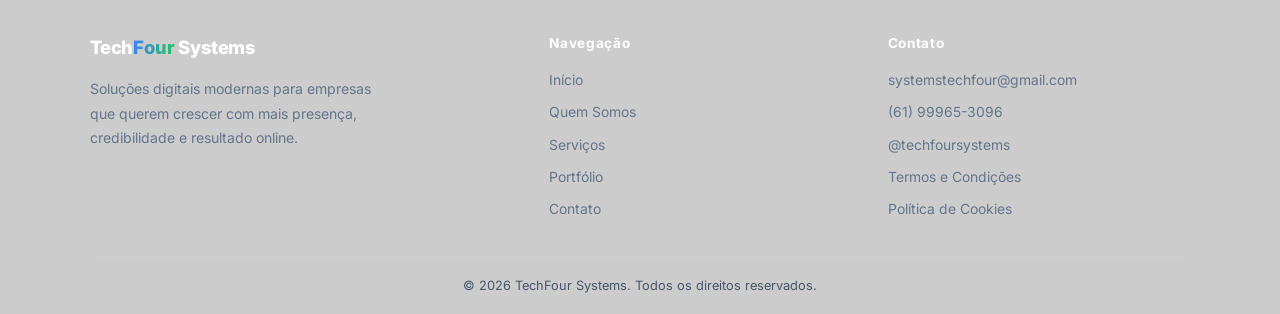
<file: termos.html>
<!DOCTYPE html>
<html lang="pt-BR">
<head>
  <meta charset="UTF-8" />
  <meta name="viewport" content="width=device-width, initial-scale=1.0" />
  <title>Termos e Condições — TechFour Systems</title>
  <meta name="description" content="Termos e Condições de uso dos serviços da TechFour Systems." />
  <link rel="icon" type="image/png" href="favicon.png" />
  <link rel="preconnect" href="https://fonts.googleapis.com" />
  <link rel="preconnect" href="https://fonts.gstatic.com" crossorigin />
  <link href="https://fonts.googleapis.com/css2?family=Inter:wght@400;500;600;700;800&display=swap" rel="stylesheet" />
  <link rel="stylesheet" href="style.css" />
  <style>
    .legal-page {
      padding: 120px 0 96px;
    }
    .legal-back {
      display: inline-flex;
      align-items: center;
      gap: 8px;
      color: #60a5fa;
      font-size: 0.88rem;
      font-weight: 600;
      margin-bottom: 40px;
      transition: color 0.2s;
    }
    .legal-back:hover { color: #93c5fd; }
    .legal-back svg { flex-shrink: 0; }

    .legal-header {
      margin-bottom: 48px;
      padding-bottom: 32px;
      border-bottom: 1px solid rgba(255,255,255,0.07);
    }
    .legal-header h1 {
      font-size: clamp(2rem, 4vw, 2.8rem);
      font-weight: 800;
      color: #fff;
      letter-spacing: -0.02em;
      margin-bottom: 12px;
    }
    .legal-updated {
      font-size: 0.85rem;
      color: #475569;
    }
    .legal-updated span { color: #60a5fa; }

    .legal-intro {
      font-size: 1.05rem;
      color: #cbd5e1;
      line-height: 1.75;
      margin-bottom: 40px;
      max-width: 760px;
    }

    .legal-section {
      margin-bottom: 28px;
      background: rgba(255,255,255,0.03);
      border: 1px solid rgba(255,255,255,0.07);
      border-radius: 16px;
      padding: 28px 32px;
      transition: border-color 0.2s;
    }
    .legal-section:hover { border-color: rgba(59,130,246,0.2); }

    .legal-section h2 {
      font-size: 1.1rem;
      font-weight: 700;
      color: #fff;
      margin-bottom: 14px;
      display: flex;
      align-items: center;
      gap: 10px;
    }
    .legal-section h2 .sec-num {
      font-size: 0.72rem;
      font-weight: 700;
      color: #3b82f6;
      letter-spacing: 0.1em;
      background: rgba(59,130,246,0.1);
      border: 1px solid rgba(59,130,246,0.2);
      border-radius: 4px;
      padding: 2px 8px;
    }
    .legal-section p {
      color: #cbd5e1;
      font-size: 0.95rem;
      line-height: 1.75;
    }
    .legal-section p + p { margin-top: 12px; }
    .legal-section ul {
      margin-top: 12px;
      padding-left: 20px;
      display: flex;
      flex-direction: column;
      gap: 8px;
    }
    .legal-section ul li {
      color: #cbd5e1;
      font-size: 0.95rem;
      line-height: 1.65;
    }
    .legal-section a {
      color: #60a5fa;
      text-decoration: underline;
      text-underline-offset: 3px;
    }

    .legal-cta {
      margin-top: 48px;
      padding: 32px;
      background: rgba(37,99,235,0.08);
      border: 1px solid rgba(37,99,235,0.2);
      border-radius: 16px;
      display: flex;
      align-items: center;
      justify-content: space-between;
      gap: 24px;
      flex-wrap: wrap;
    }
    .legal-cta p {
      color: #cbd5e1;
      font-size: 0.95rem;
    }
    .legal-cta p strong { color: #fff; }

    @media (max-width: 768px) {
      .legal-page { padding: 96px 0 72px; }
      .legal-section { padding: 22px 20px; }
      .legal-cta { flex-direction: column; }
    }
  </style>
</head>
<body>

<!-- ══════════════ HEADER ══════════════ -->
<header class="header">
  <div class="container nav">
    <a href="index.html" class="logo-text">Tech<span>Four</span> Systems</a>
    <nav class="menu" id="menu">
      <a href="index.html#inicio">Início</a>
      <a href="index.html#quem-somos">Quem Somos</a>
      <a href="index.html#servicos">Serviços</a>
      <a href="index.html#portfolio">Portfólio</a>
      <a href="index.html#contato">Contato</a>
      <a href="https://wa.me/5561999653096?text=Olá,%20vim%20pelo%20site%20da%20TechFour%20Systems%20e%20gostaria%20de%20um%20orçamento."
         target="_blank" rel="noopener" class="nav-cta">Orçamento</a>
    </nav>
    <button class="menu-toggle" id="menu-toggle" aria-label="Abrir menu">
      <span></span><span></span><span></span>
    </button>
  </div>
</header>

<main>
  <div class="legal-page">
    <div class="container">

      <a href="index.html" class="legal-back">
        <svg width="16" height="16" viewBox="0 0 24 24" fill="none" stroke="currentColor" stroke-width="2"><polyline points="15 18 9 12 15 6"/></svg>
        Voltar ao site
      </a>

      <div class="legal-header">
        <p class="section-eyebrow">Documento legal</p>
        <h1>Termos e Condições</h1>
        <p class="legal-updated">Última atualização: <span>18 de maio de 2026</span></p>
      </div>

      <p class="legal-intro">
        Ao contratar os serviços da TechFour Systems ou utilizar este site, você concorda com os termos
        descritos abaixo. Leia com atenção antes de prosseguir. Em caso de dúvidas, entre em contato pelo
        <a href="mailto:systemstechfour@gmail.com">systemstechfour@gmail.com</a>.
      </p>

      <div class="legal-section">
        <h2><span class="sec-num">01</span> Sobre a TechFour Systems</h2>
        <p>
          A TechFour Systems é uma empresa de desenvolvimento web que oferece serviços de criação de sites,
          landing pages, catálogos digitais, e-commerces e sistemas web. Atuamos de forma 100% online,
          atendendo clientes em todo o Brasil.
        </p>
      </div>

      <div class="legal-section">
        <h2><span class="sec-num">02</span> Aceitação dos Termos</h2>
        <p>
          Ao acessar este site ou contratar qualquer serviço da TechFour Systems, você declara ter lido,
          compreendido e concordado com estes Termos e Condições. Caso não concorde com alguma cláusula,
          recomendamos que não utilize nossos serviços.
        </p>
      </div>

      <div class="legal-section">
        <h2><span class="sec-num">03</span> Serviços Prestados</h2>
        <p>Os serviços oferecidos pela TechFour Systems incluem, mas não se limitam a:</p>
        <ul>
          <li>Criação de sites institucionais e portfólios</li>
          <li>Desenvolvimento de landing pages para campanhas e anúncios</li>
          <li>Catálogos digitais de produtos e serviços</li>
          <li>Lojas virtuais (e-commerces) com integração de pagamentos</li>
          <li>Sistemas web personalizados e painéis administrativos</li>
          <li>Manutenção, suporte técnico e atualizações de projetos existentes</li>
        </ul>
        <p style="margin-top:14px;">
          As especificações, prazos e valores de cada projeto são definidos individualmente mediante proposta
          comercial aprovada pelo cliente.
        </p>
      </div>

      <div class="legal-section">
        <h2><span class="sec-num">04</span> Processo e Prazos</h2>
        <p>
          Os prazos de entrega são estabelecidos no início de cada projeto e dependem da complexidade do
          trabalho e da agilidade do cliente em fornecer informações, conteúdos e aprovações necessárias.
        </p>
        <p>
          Atrasos causados pela falta de retorno ou entrega de materiais pelo cliente não são de responsabilidade
          da TechFour Systems e podem impactar o prazo final acordado.
        </p>
      </div>

      <div class="legal-section">
        <h2><span class="sec-num">05</span> Pagamentos</h2>
        <p>
          Os valores são definidos por proposta individual. O pagamento pode ser solicitado de forma parcial
          (entrada + conclusão) ou integral, conforme acordado. O início do desenvolvimento está condicionado
          à confirmação do pagamento da entrada, quando aplicável.
        </p>
        <p>
          A TechFour Systems reserva-se o direito de suspender ou não entregar o projeto em caso de
          inadimplência.
        </p>
      </div>

      <div class="legal-section">
        <h2><span class="sec-num">06</span> Propriedade Intelectual</h2>
        <p>
          Após a quitação integral do projeto, o cliente recebe os direitos de uso do site ou sistema
          desenvolvido. O código-fonte pode ser disponibilizado mediante acordo prévio.
        </p>
        <p>
          A TechFour Systems mantém o direito de exibir o projeto em seu portfólio, salvo acordo de
          confidencialidade firmado entre as partes.
        </p>
      </div>

      <div class="legal-section">
        <h2><span class="sec-num">07</span> Responsabilidades do Cliente</h2>
        <p>O cliente é responsável por:</p>
        <ul>
          <li>Fornecer textos, imagens e informações corretas e com direitos de uso</li>
          <li>Revisar e aprovar etapas do projeto dentro dos prazos combinados</li>
          <li>Manter os dados de acesso (domínio, hospedagem) em segurança</li>
          <li>Garantir que o conteúdo publicado cumpre a legislação vigente</li>
        </ul>
      </div>

      <div class="legal-section">
        <h2><span class="sec-num">08</span> Limitação de Responsabilidade</h2>
        <p>
          A TechFour Systems não se responsabiliza por perdas financeiras, queda de vendas ou outros
          resultados de negócio decorrentes do uso ou não uso dos projetos entregues. Nosso compromisso
          é com a qualidade técnica e visual do que desenvolvemos.
        </p>
        <p>
          Também não nos responsabilizamos por falhas causadas por terceiros, como provedores de hospedagem,
          domínios ou plataformas de pagamento externas.
        </p>
      </div>

      <div class="legal-section">
        <h2><span class="sec-num">09</span> Alterações nos Termos</h2>
        <p>
          Estes Termos podem ser atualizados a qualquer momento. A versão vigente estará sempre disponível
          nesta página, com a data da última atualização. O uso continuado dos nossos serviços após qualquer
          alteração implica na aceitação dos novos termos.
        </p>
      </div>

      <div class="legal-section">
        <h2><span class="sec-num">10</span> Foro e Legislação Aplicável</h2>
        <p>
          Este documento é regido pelas leis da República Federativa do Brasil. Para dirimir quaisquer
          controvérsias, fica eleito o foro da comarca de Brasília — DF, com renúncia expressa a qualquer
          outro, por mais privilegiado que seja.
        </p>
      </div>

      <div class="legal-cta">
        <p><strong>Alguma dúvida sobre os termos?</strong><br />Entre em contato — respondemos rapidamente.</p>
        <a href="mailto:systemstechfour@gmail.com" class="btn primary">Falar com a equipe</a>
      </div>

    </div>
  </div>
</main>

<!-- ══════════════ FOOTER ══════════════ -->
<footer class="footer">
  <div class="container footer-content">
    <div class="footer-brand">
      <a href="index.html" class="logo-text footer-logo">Tech<span>Four</span> Systems</a>
      <p class="footer-text">Soluções digitais modernas para empresas que querem crescer com mais presença, credibilidade e resultado online.</p>
    </div>
    <div class="footer-column">
      <h4>Navegação</h4>
      <a href="index.html#inicio">Início</a>
      <a href="index.html#quem-somos">Quem Somos</a>
      <a href="index.html#servicos">Serviços</a>
      <a href="index.html#portfolio">Portfólio</a>
      <a href="index.html#contato">Contato</a>
    </div>
    <div class="footer-column">
      <h4>Contato</h4>
      <a href="mailto:systemstechfour@gmail.com">systemstechfour@gmail.com</a>
      <a href="https://wa.me/5561999653096" target="_blank" rel="noopener">(61) 99965-3096</a>
      <a href="https://instagram.com/techfoursystems" target="_blank" rel="noopener">@techfoursystems</a>
      <a href="termos.html">Termos e Condições</a>
      <a href="cookies.html">Política de Cookies</a>
    </div>
  </div>
  <div class="container footer-bottom">
    <p>© 2026 TechFour Systems. Todos os direitos reservados.</p>
  </div>
</footer>

<script src="script.js"></script>
</body>
</html>
</file>
<file: style.css>
/* ═══════════════════════════════════════════════
   TECHFOUR SYSTEMS — style.css
   Base: approved production styles (blue/dark gradient)
   + premium additions (about, portfolio, services++)
═══════════════════════════════════════════════ */

/* ─── RESET ─── */
*, *::before, *::after { margin: 0; padding: 0; box-sizing: border-box; }

html { scroll-behavior: smooth; }

body {
  font-family: 'Inter', Arial, sans-serif;
  background: linear-gradient(160deg, #070f1e 0%, #0b1630 60%, #071020 100%);
  background-attachment: fixed;
  color: #ffffff;
  line-height: 1.6;
  -webkit-font-smoothing: antialiased;
  overflow-x: hidden;
}

img { max-width: 100%; height: auto; display: block; }
a { color: inherit; text-decoration: none; }
button { font-family: inherit; cursor: pointer; border: none; }
select, input, textarea { font-family: inherit; }

.container {
  width: 90%;
  max-width: 1100px;
  margin: 0 auto;
}

/* ─── SHARED HELPERS ─── */
.section-eyebrow {
  font-size: 0.78rem;
  font-weight: 700;
  letter-spacing: 0.18em;
  text-transform: uppercase;
  color: #3b82f6;
  margin-bottom: 10px;
}

.highlight {
  color: #22c55e;
}

/* ─── HEADER ─── */
.header {
  position: sticky;
  top: 0;
  background: rgba(7, 15, 30, 0.93);
  backdrop-filter: blur(12px);
  -webkit-backdrop-filter: blur(12px);
  z-index: 1000;
  border-bottom: 1px solid rgba(255,255,255,0.07);
}

.nav {
  display: flex;
  align-items: center;
  justify-content: space-between;
  padding: 16px 0;
}

/* Logo */
.logo-text {
  font-size: 1.3rem;
  font-weight: 800;
  color: #fff;
  text-decoration: none;
  letter-spacing: -0.01em;
  white-space: nowrap;
  flex-shrink: 0;
}
.logo-text span {
  background: linear-gradient(90deg, #3b82f6, #22c55e);
  -webkit-background-clip: text;
  -webkit-text-fill-color: transparent;
  background-clip: text;
}
.footer-logo { font-size: 1.15rem; display: inline-block; margin-bottom: 14px; }

/* Nav */
.menu {
  display: flex;
  align-items: center;
  gap: 24px;
}
.menu a {
  color: #cbd5e1;
  font-size: 0.9rem;
  font-weight: 500;
  transition: color 0.2s;
}
.menu a:hover { color: #ffffff; }

.nav-cta {
  display: inline-block;
  padding: 9px 18px;
  border-radius: 8px;
  background: #2563eb;
  color: #ffffff !important;
  font-weight: 700;
  font-size: 0.85rem;
  transition: background 0.2s, transform 0.2s;
}
.nav-cta:hover { background: #1d4ed8; transform: translateY(-1px); }

/* Hamburger */
.menu-toggle {
  display: none;
  flex-direction: column;
  gap: 5px;
  background: none;
  padding: 4px;
}
.menu-toggle span {
  display: block;
  width: 22px; height: 2px;
  background: #cbd5e1;
  border-radius: 2px;
  transition: all 0.3s;
}
.menu-toggle.active span:nth-child(1) { transform: rotate(45deg) translate(5px,5px); }
.menu-toggle.active span:nth-child(2) { opacity: 0; }
.menu-toggle.active span:nth-child(3) { transform: rotate(-45deg) translate(5px,-5px); }

/* ─── BUTTONS ─── */
.btn {
  display: inline-flex;
  align-items: center;
  gap: 8px;
  padding: 13px 26px;
  border-radius: 10px;
  font-weight: 700;
  font-size: 0.95rem;
  text-decoration: none;
  transition: all 0.25s;
  cursor: pointer;
  border: none;
}
.btn.primary {
  background: #2563eb;
  color: #fff;
}
.btn.primary:hover { background: #1d4ed8; transform: translateY(-2px); box-shadow: 0 8px 28px rgba(37,99,235,0.35); }
.btn.primary.large { padding: 16px 36px; font-size: 1rem; }
.btn.secondary {
  border: 1px solid #22c55e;
  color: #ffffff;
  background: transparent;
}
.btn.secondary:hover { background: rgba(34,197,94,0.1); transform: translateY(-2px); }
.btn.wpp-btn {
  background: #22c55e;
  color: #fff;
}
.btn.wpp-btn:hover { background: #16a34a; transform: translateY(-2px); box-shadow: 0 8px 28px rgba(34,197,94,0.35); }
.btn.full-w { width: 100%; justify-content: center; }

/* ─── CARDS (base) ─── */
.card {
  background: rgba(255,255,255,0.04);
  border: 1px solid rgba(255,255,255,0.08);
  border-radius: 16px;
  padding: 26px;
  transition: transform 0.25s, border-color 0.25s, box-shadow 0.25s;
}
.card:hover { transform: translateY(-5px); border-color: rgba(37,99,235,0.4); box-shadow: 0 12px 32px rgba(0,0,0,0.3); }
.card h3 { margin-bottom: 10px; color: #fff; }
.card p  { color: #cbd5e1; line-height: 1.65; }

/* ═══ HERO ═══ */
.hero {
  position: relative;
  overflow: hidden;
  padding: 96px 0 80px;
  min-height: 100vh;
  display: flex;
  align-items: center;
}

#particleCanvas {
  position: absolute;
  inset: 0;
  width: 100%; height: 100%;
  pointer-events: none;
  opacity: 0.45;
}
.hero-grid-bg {
  position: absolute;
  inset: 0;
  background-image:
    linear-gradient(rgba(59,130,246,0.04) 1px, transparent 1px),
    linear-gradient(90deg, rgba(59,130,246,0.04) 1px, transparent 1px);
  background-size: 56px 56px;
  mask-image: radial-gradient(ellipse 80% 70% at 50% 50%, black, transparent);
  pointer-events: none;
}

.hero-layout {
  position: relative;
  z-index: 1;
  display: flex;
  align-items: center;
  gap: 56px;
}

.hero-content { flex: 1; max-width: 600px; }

.tag {
  display: inline-block;
  border: 1px solid rgba(59,130,246,0.5);
  color: #60a5fa;
  padding: 7px 16px;
  border-radius: 999px;
  font-size: 0.82rem;
  font-weight: 600;
  letter-spacing: 0.04em;
  margin-bottom: 24px;
}

.hero h1, .hero-content h1 {
  font-size: clamp(2.2rem, 4.5vw, 3.6rem);
  line-height: 1.1;
  font-weight: 800;
  margin-bottom: 22px;
  letter-spacing: -0.02em;
}

.hero-text {
  font-size: 1.05rem;
  color: #cbd5e1;
  max-width: 520px;
  margin-bottom: 32px;
  line-height: 1.7;
}

.hero-buttons {
  display: flex;
  gap: 14px;
  flex-wrap: wrap;
  margin-bottom: 44px;
}

.hero-stats {
  display: flex;
  align-items: center;
  gap: 24px;
  flex-wrap: wrap;
}
.stat-item { display: flex; flex-direction: column; gap: 4px; }
.stat-item strong {
  font-size: 1.7rem;
  font-weight: 800;
  color: #22c55e;
  line-height: 1;
}
.stat-item span { font-size: 0.78rem; color: #94a3b8; }
.stat-div { width: 1px; height: 30px; background: rgba(255,255,255,0.1); }

/* Browser Mockup */
.hero-visual {
  position: relative;
  flex: 1;
  max-width: 500px;
}
.browser-mockup {
  background: #0e1a2e;
  border-radius: 14px;
  border: 1px solid rgba(255,255,255,0.1);
  overflow: hidden;
  box-shadow: 0 24px 64px rgba(0,0,0,0.6), 0 0 0 1px rgba(59,130,246,0.08), 0 0 40px rgba(59,130,246,0.08);
}
.browser-bar {
  background: #091420;
  padding: 10px 14px;
  display: flex;
  align-items: center;
  gap: 10px;
  border-bottom: 1px solid rgba(255,255,255,0.07);
}
.b-dot { width: 9px; height: 9px; border-radius: 50%; }
.b-dot.red { background: #ff5f57; }
.b-dot.yellow { background: #febc2e; }
.b-dot.green { background: #28c840; }
.browser-url {
  flex: 1;
  background: rgba(255,255,255,0.04);
  border: 1px solid rgba(255,255,255,0.08);
  border-radius: 4px;
  height: 22px;
  display: flex;
  align-items: center;
  padding: 0 9px;
  font-size: 0.68rem;
  color: #64748b;
  font-family: monospace;
}

.browser-screen { padding: 18px; }

.mock-nav-bar { display: flex; align-items: center; justify-content: space-between; margin-bottom: 18px; }
.mock-logo-bar { width: 56px; height: 12px; background: linear-gradient(90deg,#3b82f6,#22c55e); border-radius: 3px; opacity: 0.75; }
.mock-links { display: flex; gap: 7px; align-items: center; }
.mock-link { width: 24px; height: 5px; background: rgba(255,255,255,0.1); border-radius: 2px; }
.mock-cta-bar { width: 38px; height: 18px; background: #2563eb; border-radius: 4px; opacity: 0.85; }

.mock-hero-area { margin-bottom: 18px; }
.mock-h { height: 15px; background: rgba(255,255,255,0.13); border-radius: 3px; margin-bottom: 7px; }
.mock-h.wide { width: 92%; }
.mock-h.medium { width: 68%; }
.mock-p { height: 7px; background: rgba(255,255,255,0.06); border-radius: 2px; margin-bottom: 5px; }
.mock-p.short { width: 55%; }
.mock-btns { display: flex; gap: 8px; margin-top: 12px; }
.mock-btn-pill { height: 22px; border-radius: 6px; }
.mock-btn-pill.prim { width: 80px; background: #2563eb; opacity: 0.9; }
.mock-btn-pill.ghost { width: 60px; background: transparent; border: 1px solid rgba(34,197,94,0.35); }

.mock-cards-row { display: flex; gap: 7px; }
.mock-card-s { flex: 1; height: 56px; background: rgba(255,255,255,0.04); border: 1px solid rgba(255,255,255,0.07); border-radius: 7px; }
.mock-card-s.accent { border-color: rgba(37,99,235,0.3); background: rgba(37,99,235,0.06); }

/* Floating badges */
.hero-badge {
  position: absolute;
  background: #0e1f38;
  border: 1px solid rgba(59,130,246,0.25);
  border-radius: 8px;
  padding: 9px 14px;
  display: flex;
  align-items: center;
  gap: 7px;
  font-size: 0.75rem;
  font-weight: 600;
  color: #60a5fa;
  white-space: nowrap;
  box-shadow: 0 8px 24px rgba(0,0,0,0.5);
}
.hero-badge.b1 { bottom: 28%; left: -56px; animation: floatY 4s ease-in-out infinite; }
.hero-badge.b2 { top: 16%; right: -44px; animation: floatY 4s 1.5s ease-in-out infinite; }
.hero-badge.b3 { bottom: 8%; right: -16px; animation: floatY 4s 0.8s ease-in-out infinite; }

/* ═══ TICKER STRIP ═══ */
.ticker-strip {
  border-top: 1px solid rgba(255,255,255,0.06);
  border-bottom: 1px solid rgba(255,255,255,0.06);
  background: rgba(255,255,255,0.02);
  padding: 18px 0;
  overflow: hidden;
}
.ticker-track {
  display: flex;
  gap: 28px;
  width: max-content;
  animation: ticker 30s linear infinite;
}
.ticker-track span {
  font-size: 0.82rem;
  font-weight: 600;
  color: #64748b;
  white-space: nowrap;
  letter-spacing: 0.04em;
}
.ticker-track .sep { color: #3b82f6; font-size: 0.6rem; }

/* ═══ ABOUT ═══ */
.about { padding: 96px 0; }

.about-layout {
  display: grid;
  grid-template-columns: 1fr 1fr;
  gap: 72px;
  align-items: center;
}

.about-img-col { position: relative; }

.about-img-frame {
  border-radius: 18px;
  overflow: hidden;
  aspect-ratio: 4/5;
  border: 1px solid rgba(255,255,255,0.08);
  box-shadow: 0 24px 60px rgba(0,0,0,0.5);
}
.about-img {
  width: 100%; height: 100%;
  object-fit: cover;
  object-position: center 30%;
  filter: brightness(0.88) saturate(0.85);
  transition: transform 0.5s;
}
.about-img-frame:hover .about-img { transform: scale(1.03); }

.about-float-card {
  position: absolute;
  bottom: -20px;
  right: -24px;
  background: #0e1f38;
  border: 1px solid rgba(59,130,246,0.3);
  border-radius: 12px;
  padding: 16px 20px;
  display: flex;
  align-items: center;
  gap: 14px;
  box-shadow: 0 12px 36px rgba(0,0,0,0.5);
  min-width: 180px;
}
.afc-icon {
  width: 38px; height: 38px;
  background: rgba(59,130,246,0.12);
  border-radius: 9px;
  display: flex;
  align-items: center;
  justify-content: center;
  color: #3b82f6;
  flex-shrink: 0;
}
.afc-num { font-size: 1.4rem; font-weight: 800; color: #fff; line-height: 1; margin-bottom: 3px; }
.afc-label { font-size: 0.73rem; color: #94a3b8; }

.about-text-col h2 {
  font-size: clamp(1.8rem, 3vw, 2.4rem);
  font-weight: 800;
  margin-bottom: 18px;
  color: #fff;
  letter-spacing: -0.01em;
}
.about-text-col p { color: #cbd5e1; font-size: 1rem; line-height: 1.7; }
.about-spacing { margin-top: 16px; margin-bottom: 24px; }

.about-quote {
  border-left: 3px solid #3b82f6;
  padding: 14px 20px;
  background: rgba(59,130,246,0.05);
  border-radius: 0 10px 10px 0;
  font-size: 0.93rem;
  color: #e2e8f0;
  font-style: italic;
  line-height: 1.6;
  margin-bottom: 28px;
}

/* ═══ SERVICES ═══ */
.services { padding: 96px 0; }

.services .container > h2,
.portfolio .container > h2,
.process .container > h2,
.differentials .container > h2,
.contact-info-col h2 {
  font-size: clamp(1.7rem, 3vw, 2.2rem);
  font-weight: 800;
  color: #fff;
  margin-bottom: 14px;
  letter-spacing: -0.01em;
}

.section-subtitle {
  max-width: 640px;
  color: #cbd5e1;
  font-size: 1rem;
  line-height: 1.7;
  margin-bottom: 36px;
}

.services-grid {
  display: grid;
  grid-template-columns: repeat(3, 1fr);
  gap: 18px;
}

.service-card { position: relative; min-height: 200px; }
.service-card.destaque {
  border-color: rgba(37,99,235,0.4);
  box-shadow: 0 0 0 1px rgba(37,99,235,0.1), 0 8px 24px rgba(37,99,235,0.1);
}

.svc-icon {
  width: 44px; height: 44px;
  background: rgba(59,130,246,0.1);
  border: 1px solid rgba(59,130,246,0.2);
  border-radius: 10px;
  display: flex; align-items: center; justify-content: center;
  color: #60a5fa;
  margin-bottom: 14px;
}
.svc-num {
  position: absolute;
  top: 20px; right: 22px;
  font-size: 0.68rem;
  font-weight: 700;
  letter-spacing: 0.1em;
  color: #334155;
}
.service-card h3 { font-size: 1.05rem; margin-bottom: 9px; }
.service-card p { font-size: 0.88rem; line-height: 1.65; margin-bottom: 16px; }

.svc-tags { display: flex; gap: 6px; flex-wrap: wrap; }
.svc-tags span {
  font-size: 0.68rem;
  font-weight: 600;
  padding: 3px 9px;
  border-radius: 4px;
  background: rgba(255,255,255,0.04);
  border: 1px solid rgba(255,255,255,0.08);
  color: #94a3b8;
}

/* ═══ PORTFOLIO ═══ */
.portfolio { padding: 96px 0; }

.portfolio-grid {
  display: grid;
  grid-template-columns: repeat(3, 1fr);
  gap: 22px;
}

.portfolio-card {
  overflow: hidden;
  padding: 0;
  display: flex;
  flex-direction: column;
}
.portfolio-card:hover { transform: translateY(-6px); border-color: rgba(37,99,235,0.4); }

.portfolio-img-wrap {
  aspect-ratio: 16/10;
  overflow: hidden;
  background: #0b1630;
  border-bottom: 1px solid rgba(255,255,255,0.07);
}
.portfolio-img {
  width: 100%; height: 100%;
  object-fit: cover;
  transition: transform 0.45s;
}
.portfolio-card:hover .portfolio-img { transform: scale(1.05); }

.portfolio-content { padding: 20px; }
.portfolio-content h3 { font-size: 1.05rem; margin-bottom: 8px; color: #fff; }
.portfolio-content p  { color: #cbd5e1; font-size: 0.88rem; line-height: 1.65; }

.ptag {
  display: inline-block;
  font-size: 0.68rem;
  font-weight: 700;
  letter-spacing: 0.08em;
  text-transform: uppercase;
  background: linear-gradient(90deg, #2563eb, #3b82f6);
  color: #fff;
  padding: 3px 10px;
  border-radius: 4px;
  margin-bottom: 10px;
}

/* ═══ PROCESS ═══ */
.process {
  padding: 96px 0;
  background: rgba(255,255,255,0.015);
  border-top: 1px solid rgba(255,255,255,0.05);
  border-bottom: 1px solid rgba(255,255,255,0.05);
}

.process-grid {
  display: grid;
  grid-template-columns: repeat(4, 1fr);
  gap: 18px;
}

.process-card { min-height: 200px; }
.process-card.destaque {
  border-color: rgba(34,197,94,0.4);
  box-shadow: 0 0 0 1px rgba(34,197,94,0.1);
}

.process-number {
  display: inline-block;
  font-size: 0.8rem;
  font-weight: 800;
  color: #22c55e;
  letter-spacing: 0.12em;
  margin-bottom: 14px;
}
.process-card h3 { font-size: 1rem; margin-bottom: 10px; }

/* ═══ DIFFERENTIALS ═══ */
.differentials { padding: 96px 0; }

.differentials-grid {
  display: grid;
  grid-template-columns: repeat(3, 1fr);
  gap: 18px;
}

.diferencial-card { min-height: 160px; }
.diferencial-card.destaque {
  border-color: rgba(34,197,94,0.4);
  box-shadow: 0 0 0 1px rgba(34,197,94,0.1);
}
.diferencial-card h3 { font-size: 1.05rem; margin-bottom: 10px; }

/* ═══ CTA BAND ═══ */
.cta-band {
  padding: 80px 0;
  position: relative;
  overflow: hidden;
}
.cta-band::before {
  content: '';
  position: absolute;
  inset: 0;
  background: linear-gradient(135deg, rgba(37,99,235,0.1), rgba(34,197,94,0.04), transparent);
  border-top: 1px solid rgba(255,255,255,0.06);
  border-bottom: 1px solid rgba(255,255,255,0.06);
}
.cta-inner {
  position: relative;
  display: flex;
  align-items: center;
  justify-content: space-between;
  gap: 40px;
}
.cta-text h2 {
  font-size: clamp(1.4rem, 2.5vw, 2rem);
  font-weight: 800;
  color: #fff;
  line-height: 1.25;
  margin-bottom: 10px;
  letter-spacing: -0.01em;
}
.cta-text p { color: #94a3b8; font-size: 0.95rem; }
.cta-actions { display: flex; gap: 14px; flex-shrink: 0; flex-wrap: wrap; }

/* ═══ CONTACT ═══ */
.contact { padding: 96px 0; }

.contact-layout {
  display: grid;
  grid-template-columns: 1fr 1.3fr;
  gap: 64px;
  align-items: start;
}

.contact-info-col h2 { margin-bottom: 14px; }
.contact-lead { color: #cbd5e1; font-size: 0.97rem; line-height: 1.7; margin-bottom: 32px; }

.contact-channels { display: flex; flex-direction: column; gap: 12px; }

.channel-item {
  display: flex;
  align-items: center;
  gap: 14px;
  padding: 14px 18px;
  background: rgba(255,255,255,0.03);
  border: 1px solid rgba(255,255,255,0.07);
  border-radius: 12px;
  transition: border-color 0.2s, background 0.2s;
  color: inherit;
}
a.channel-item:hover { border-color: rgba(59,130,246,0.3); background: rgba(59,130,246,0.04); }
.channel-item.no-link { cursor: default; }

.ch-icon {
  width: 38px; height: 38px;
  background: rgba(59,130,246,0.1);
  border-radius: 9px;
  display: flex; align-items: center; justify-content: center;
  color: #60a5fa;
  flex-shrink: 0;
}
.ch-icon.wpp  { background: rgba(34,197,94,0.1); color: #22c55e; }
.ch-icon.insta{ background: rgba(225,48,108,0.1); color: #e1306c; }

.ch-label { font-size: 0.72rem; color: #64748b; margin-bottom: 2px; }
.ch-val { font-size: 0.88rem; font-weight: 500; color: #e2e8f0; word-break: break-all; }

/* Contact Form */
.contact-form {
  background: rgba(255,255,255,0.03);
  border: 1px solid rgba(255,255,255,0.08);
  border-radius: 18px;
  padding: 36px;
  display: flex;
  flex-direction: column;
  gap: 18px;
}

.form-row { display: grid; grid-template-columns: 1fr 1fr; gap: 18px; }
.form-group { display: flex; flex-direction: column; gap: 7px; }

.form-group label {
  font-size: 0.8rem;
  font-weight: 600;
  color: #94a3b8;
  letter-spacing: 0.02em;
}
.form-group input,
.form-group select,
.form-group textarea {
  background: rgba(255,255,255,0.04);
  border: 1px solid rgba(255,255,255,0.1);
  border-radius: 9px;
  padding: 11px 14px;
  font-size: 0.92rem;
  color: #fff;
  outline: none;
  transition: border-color 0.2s, box-shadow 0.2s;
  resize: vertical;
}
.form-group input:focus,
.form-group select:focus,
.form-group textarea:focus {
  border-color: #3b82f6;
  box-shadow: 0 0 0 3px rgba(59,130,246,0.12);
}
.form-group input::placeholder,
.form-group textarea::placeholder { color: #334155; }
.form-group select option { background: #0b1630; color: #fff; }

.form-note { font-size: 0.76rem; color: #475569; text-align: center; }

/* ═══ FOOTER ═══ */
.footer {
  padding: 52px 0 0;
  border-top: 1px solid rgba(255,255,255,0.07);
  background: rgba(0,0,0,0.2);
}

.footer-content {
  display: grid;
  grid-template-columns: 1.4fr 1fr 1fr;
  gap: 36px;
  padding-bottom: 36px;
}

.footer-brand .footer-logo { display: block; }
.footer-text { color: #64748b; font-size: 0.88rem; line-height: 1.75; max-width: 300px; }

.footer-column { display: flex; flex-direction: column; gap: 10px; }
.footer-column h4 { font-size: 0.85rem; font-weight: 700; color: #fff; margin-bottom: 4px; letter-spacing: 0.05em; }
.footer-column a { color: #64748b; font-size: 0.87rem; transition: color 0.2s; }
.footer-column a:hover { color: #fff; }

.footer-bottom {
  padding: 18px 0;
  border-top: 1px solid rgba(255,255,255,0.06);
  text-align: center;
}
.footer-bottom p { font-size: 0.8rem; color: #475569; }

/* ═══ WHATSAPP FLOAT ═══ */
.whatsapp-float {
  position: fixed;
  right: 22px; bottom: 22px;
  width: 58px; height: 58px;
  border-radius: 50%;
  background: linear-gradient(135deg, #22c55e, #16a34a);
  color: #fff;
  display: flex;
  align-items: center;
  justify-content: center;
  box-shadow: 0 10px 28px rgba(34,197,94,0.4);
  z-index: 2000;
  transition: transform 0.25s, box-shadow 0.25s;
}
.whatsapp-float:hover { transform: translateY(-4px) scale(1.06); box-shadow: 0 16px 40px rgba(34,197,94,0.5); }

/* ═══ ANIMATIONS ═══ */
@keyframes floatY {
  0%, 100% { transform: translateY(0); }
  50%       { transform: translateY(-9px); }
}
@keyframes ticker {
  from { transform: translateX(0); }
  to   { transform: translateX(-50%); }
}

/* Reveal on scroll */
.reveal {
  opacity: 0;
  transform: translateY(24px);
  transition: opacity 0.55s ease, transform 0.55s ease;
}
.reveal.visible { opacity: 1; transform: translateY(0); }

/* ═══════════ RESPONSIVE ═══════════ */

/* — Tablet — */
@media (max-width: 1020px) {
  .hero { padding: 100px 0 72px; min-height: auto; }
  .hero-layout { flex-direction: column; text-align: center; gap: 48px; }
  .hero-content { max-width: 100%; }
  .hero-text { max-width: 100%; margin-left: auto; margin-right: auto; }
  .hero-buttons { justify-content: center; }
  .hero-stats { justify-content: center; }
  .hero-visual { max-width: 480px; margin: 0 auto; width: 100%; }
  .hero-badge { display: none; }

  .about-layout { grid-template-columns: 1fr; gap: 52px; }
  .about-img-col { max-width: 420px; margin: 0 auto; }
  .about-img-frame { aspect-ratio: 3/2; }
  .about-float-card { right: -10px; }

  .services-grid { grid-template-columns: repeat(2, 1fr); }
  .portfolio-grid { grid-template-columns: repeat(2, 1fr); }
  .process-grid { grid-template-columns: repeat(2, 1fr); }
  .differentials-grid { grid-template-columns: repeat(2, 1fr); }

  .cta-inner { flex-direction: column; text-align: center; }
  .cta-actions { justify-content: center; }

  .contact-layout { grid-template-columns: 1fr; gap: 48px; }

  .footer-content { grid-template-columns: 1fr 1fr; }
}

/* — Mobile — */
@media (max-width: 768px) {
  /* Nav */
  .nav { padding: 14px 0; }
  .logo-text { font-size: 1.05rem; }

  .menu {
    position: fixed;
    top: 0; left: 0; right: 0;
    padding-top: 68px;
    background: rgba(7,15,30,0.98);
    backdrop-filter: blur(16px);
    -webkit-backdrop-filter: blur(16px);
    flex-direction: column;
    gap: 0;
    align-items: stretch;
    max-height: 0;
    overflow: hidden;
    transition: max-height 0.35s ease;
    z-index: 999;
  }
  .menu.show {
    max-height: 100vh;
    padding-bottom: 24px;
  }
  .menu a {
    padding: 14px 24px;
    border-bottom: 1px solid rgba(255,255,255,0.05);
    font-size: 1rem;
    color: #cbd5e1;
  }
  .nav-cta {
    margin: 16px 20px 0;
    text-align: center;
    border-radius: 9px;
    padding: 13px 20px;
    display: block;
  }
  .menu-toggle { display: flex; }

  /* Hero */
  .hero { padding: 80px 0 56px; }
  .hero h1, .hero-content h1 { font-size: 1.9rem; letter-spacing: -0.02em; }
  .hero-text { font-size: 1rem; }
  .hero-buttons { flex-direction: column; align-items: stretch; gap: 12px; }
  .hero-buttons .btn { justify-content: center; width: 100%; }
  .stat-div { display: none; }
  .hero-stats { gap: 20px; flex-wrap: wrap; }
  .stat-item strong { font-size: 1.5rem; }

  /* Browser mockup — simplify on mobile */
  .hero-visual { max-width: 100%; }
  .browser-screen { padding: 14px; }
  .mock-cards-row { display: none; }

  /* About */
  .about { padding: 72px 0; }
  .about-img-col { max-width: 100%; }
  .about-img-frame { aspect-ratio: 4/3; }
  .about-float-card {
    position: relative;
    right: auto; bottom: auto;
    margin-top: 16px;
    width: 100%;
    justify-content: center;
  }
  .about-text-col h2 { font-size: 1.7rem; }

  /* Sections */
  .services, .portfolio, .process, .differentials, .contact { padding: 72px 0; }

  /* Grids — 1 col */
  .services-grid { grid-template-columns: 1fr; gap: 14px; }
  .portfolio-grid { grid-template-columns: 1fr; gap: 16px; }
  .process-grid { grid-template-columns: 1fr; gap: 14px; }
  .differentials-grid { grid-template-columns: 1fr; gap: 14px; }

  /* Portfolio image */
  .portfolio-img-wrap { aspect-ratio: 16/9; }

  /* Services card */
  .service-card { min-height: auto; }
  .diferencial-card { min-height: auto; }
  .process-card { min-height: auto; }

  /* CTA band */
  .cta-band { padding: 60px 0; }
  .cta-text h2 { font-size: 1.4rem; }
  .cta-actions { flex-direction: column; width: 100%; gap: 12px; }
  .btn.primary.large { width: 100%; justify-content: center; padding: 15px 24px; }
  .btn.wpp-btn { width: 100%; justify-content: center; }

  /* Contact */
  .contact-layout { gap: 40px; }
  .contact-info-col h2 { font-size: 1.6rem; }
  .form-row { grid-template-columns: 1fr; gap: 14px; }
  .contact-form { padding: 22px 18px; gap: 14px; }
  .channel-item { padding: 12px 14px; }

  /* Footer */
  .footer-content { grid-template-columns: 1fr; gap: 28px; }
  .footer-bottom p { font-size: 0.78rem; }
  .footer-brand { text-align: center; }
  .footer-text { max-width: 100%; }

  /* WhatsApp float */
  .whatsapp-float { width: 52px; height: 52px; right: 16px; bottom: 16px; }
  .whatsapp-float svg { width: 24px; height: 24px; }

  /* Sections headings */
  .services .container > h2,
  .portfolio .container > h2,
  .process .container > h2,
  .differentials .container > h2 { font-size: 1.7rem; }

  .section-subtitle { font-size: 0.95rem; margin-bottom: 28px; }
}

/* — Mobile pequeno — */
@media (max-width: 480px) {
  .container { width: 92%; }

  .hero h1, .hero-content h1 { font-size: 1.65rem; }
  .tag { font-size: 0.75rem; padding: 6px 13px; }

  .hero-stats { gap: 16px; }
  .stat-item strong { font-size: 1.4rem; }
  .stat-item span { font-size: 0.72rem; }

  .card { padding: 20px 18px; }

  .about-quote { font-size: 0.88rem; padding: 12px 16px; }

  .svc-tags span { font-size: 0.65rem; }

  .contact-form { padding: 20px 16px; }

  .cta-text h2 { font-size: 1.25rem; }

  .footer { padding: 40px 0 0; }
  .footer-column h4 { font-size: 0.82rem; }
  .footer-column a { font-size: 0.84rem; }
}
</file>
